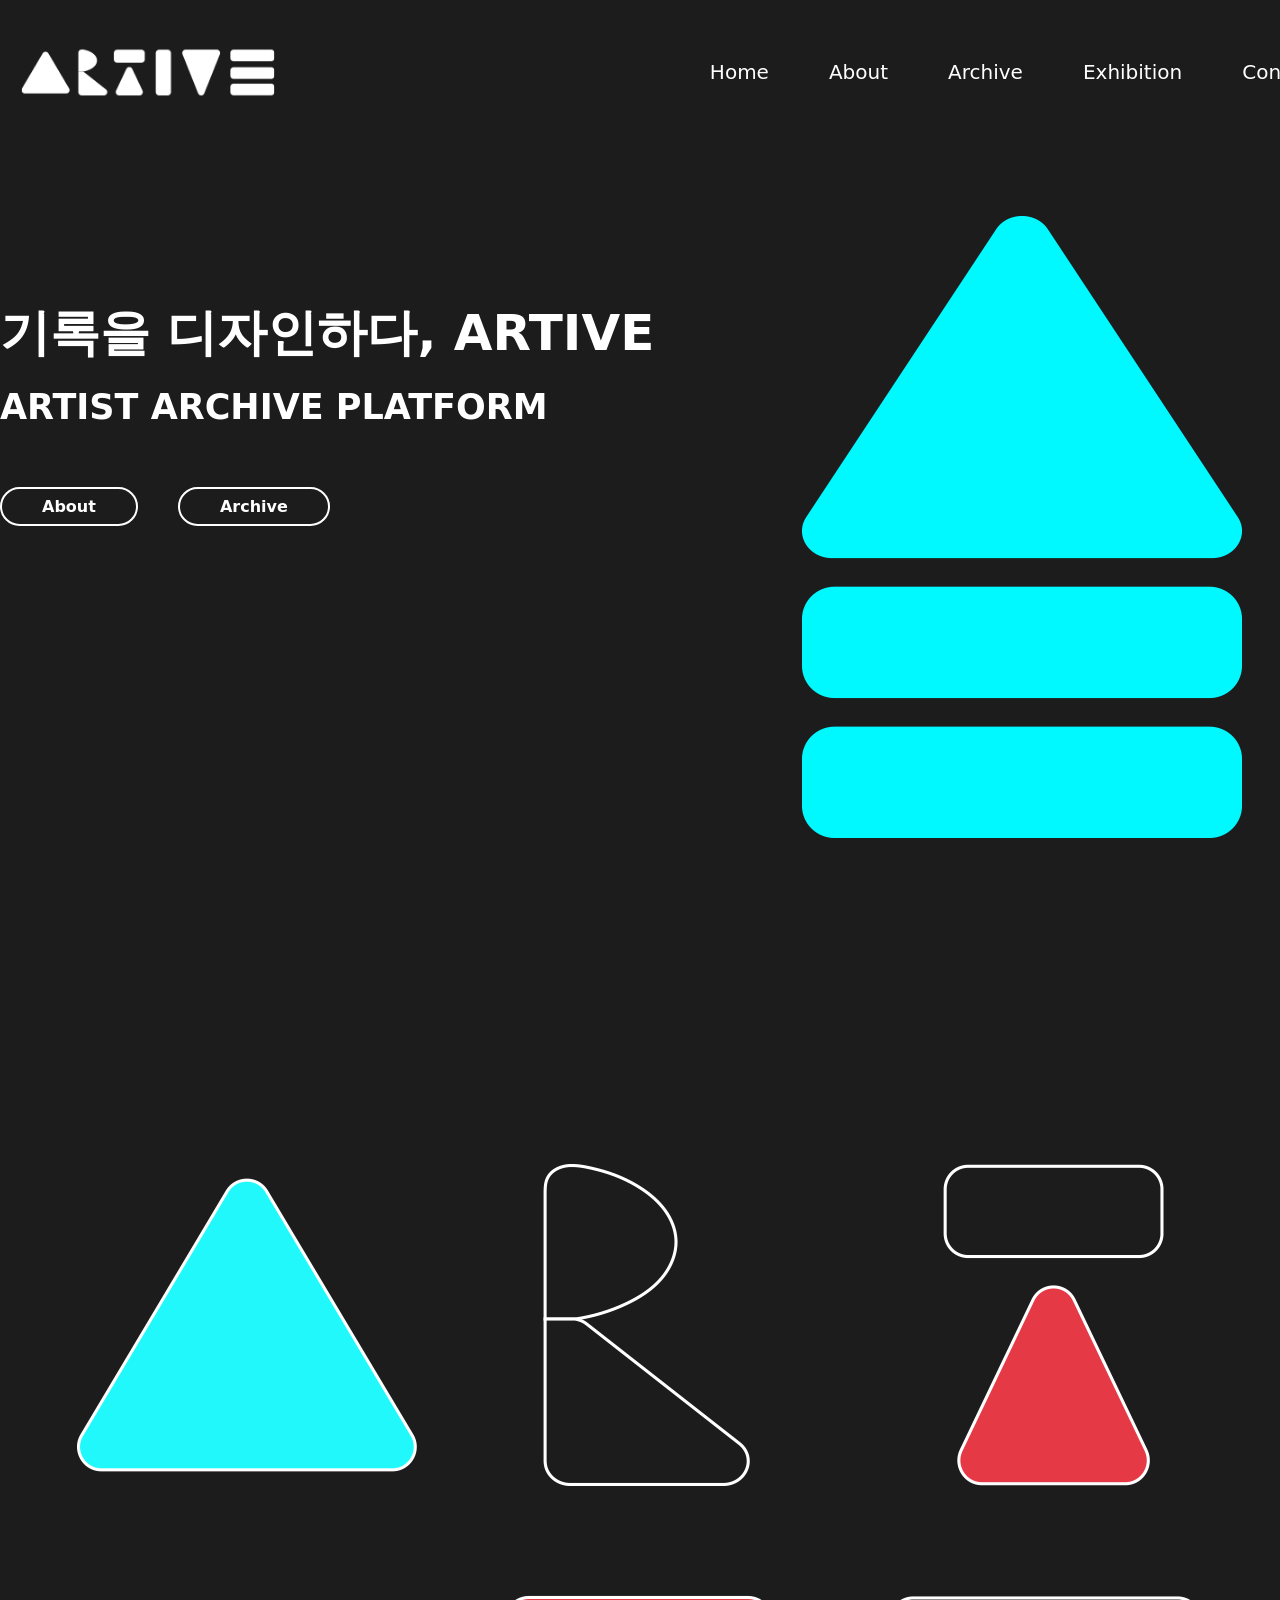
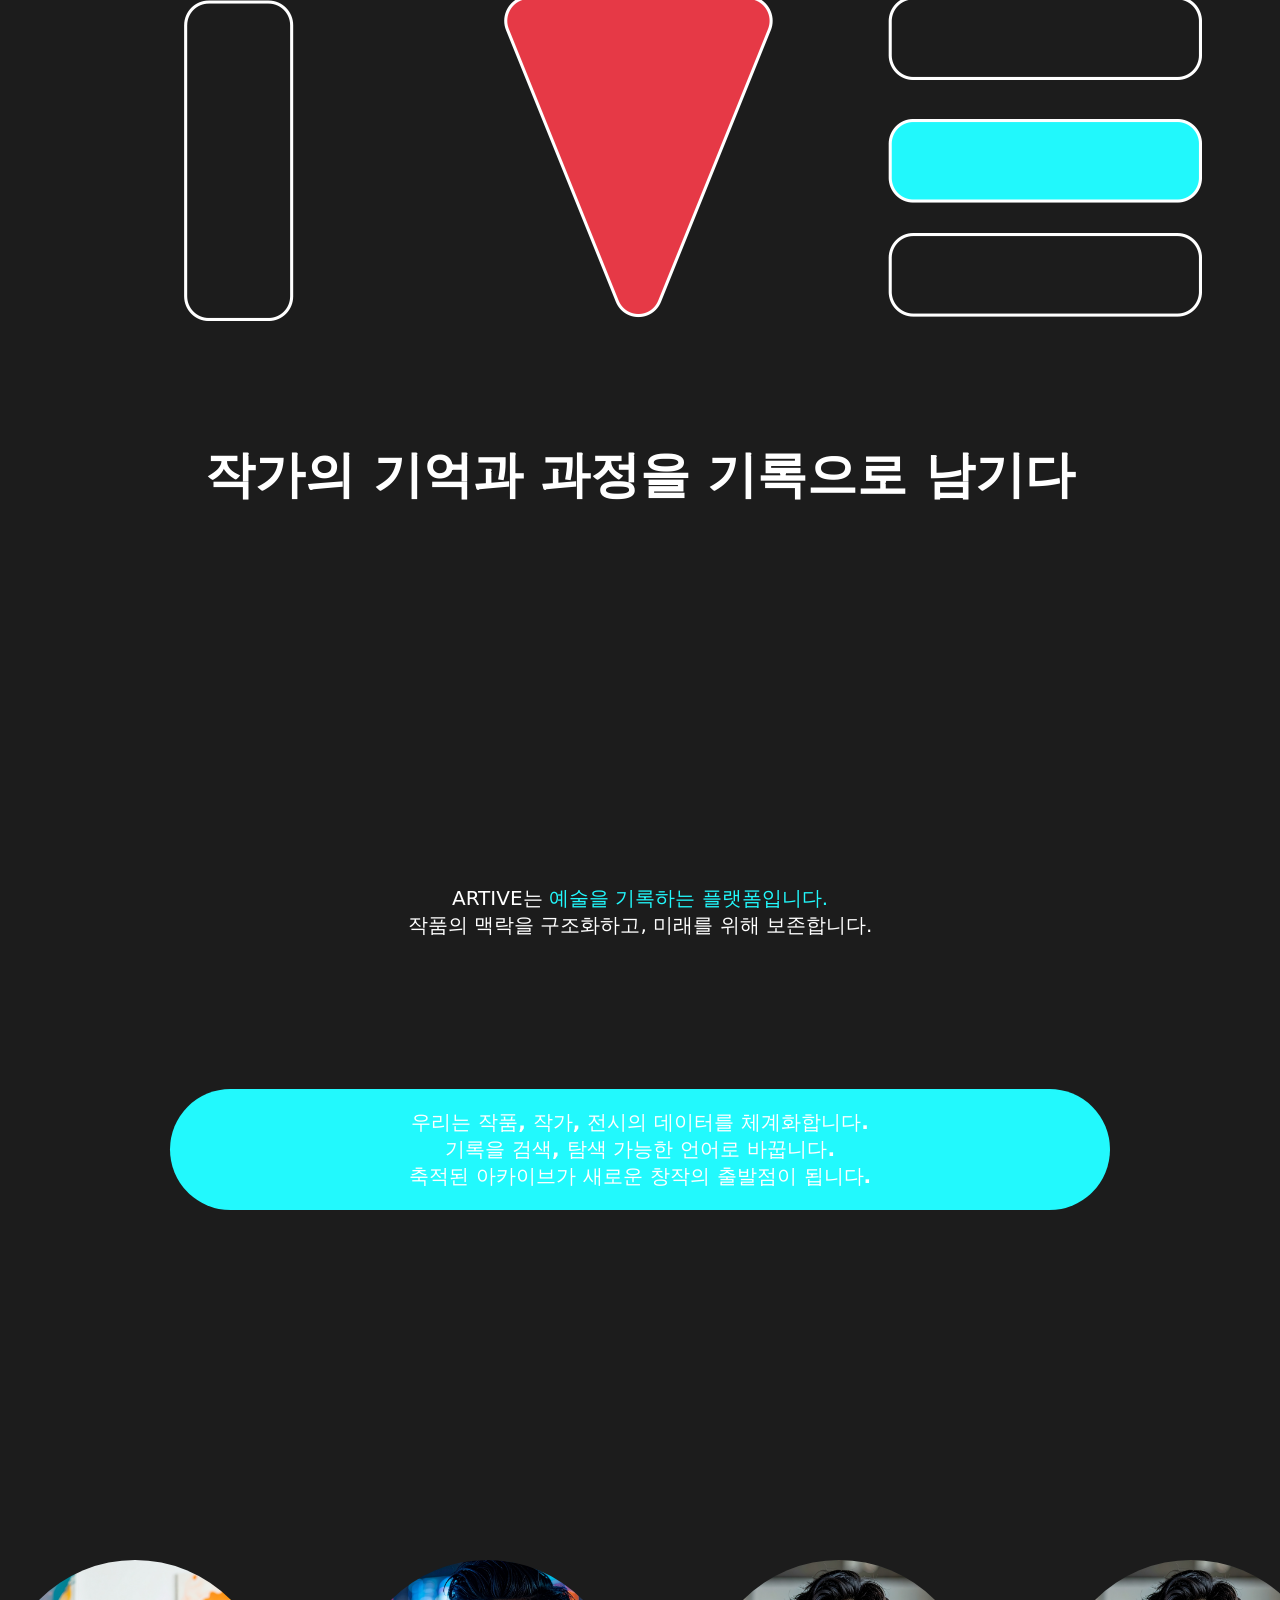
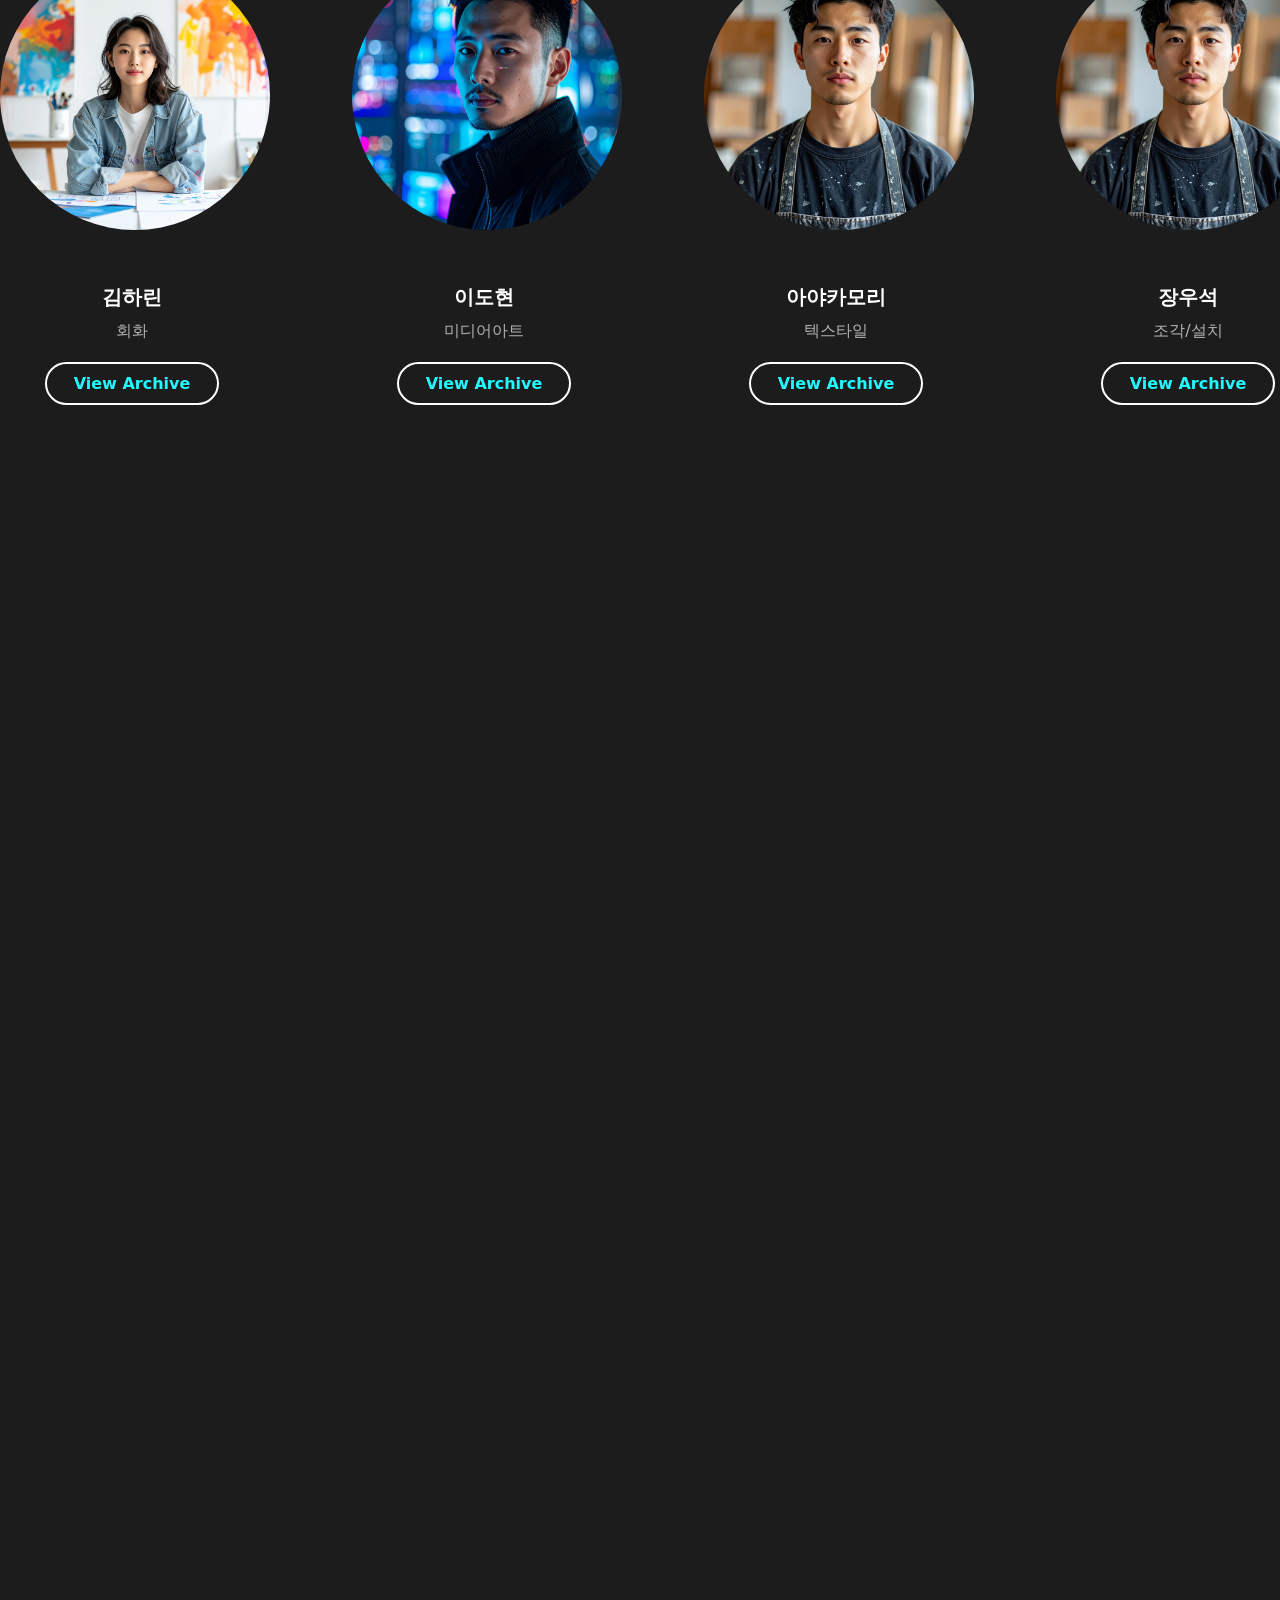
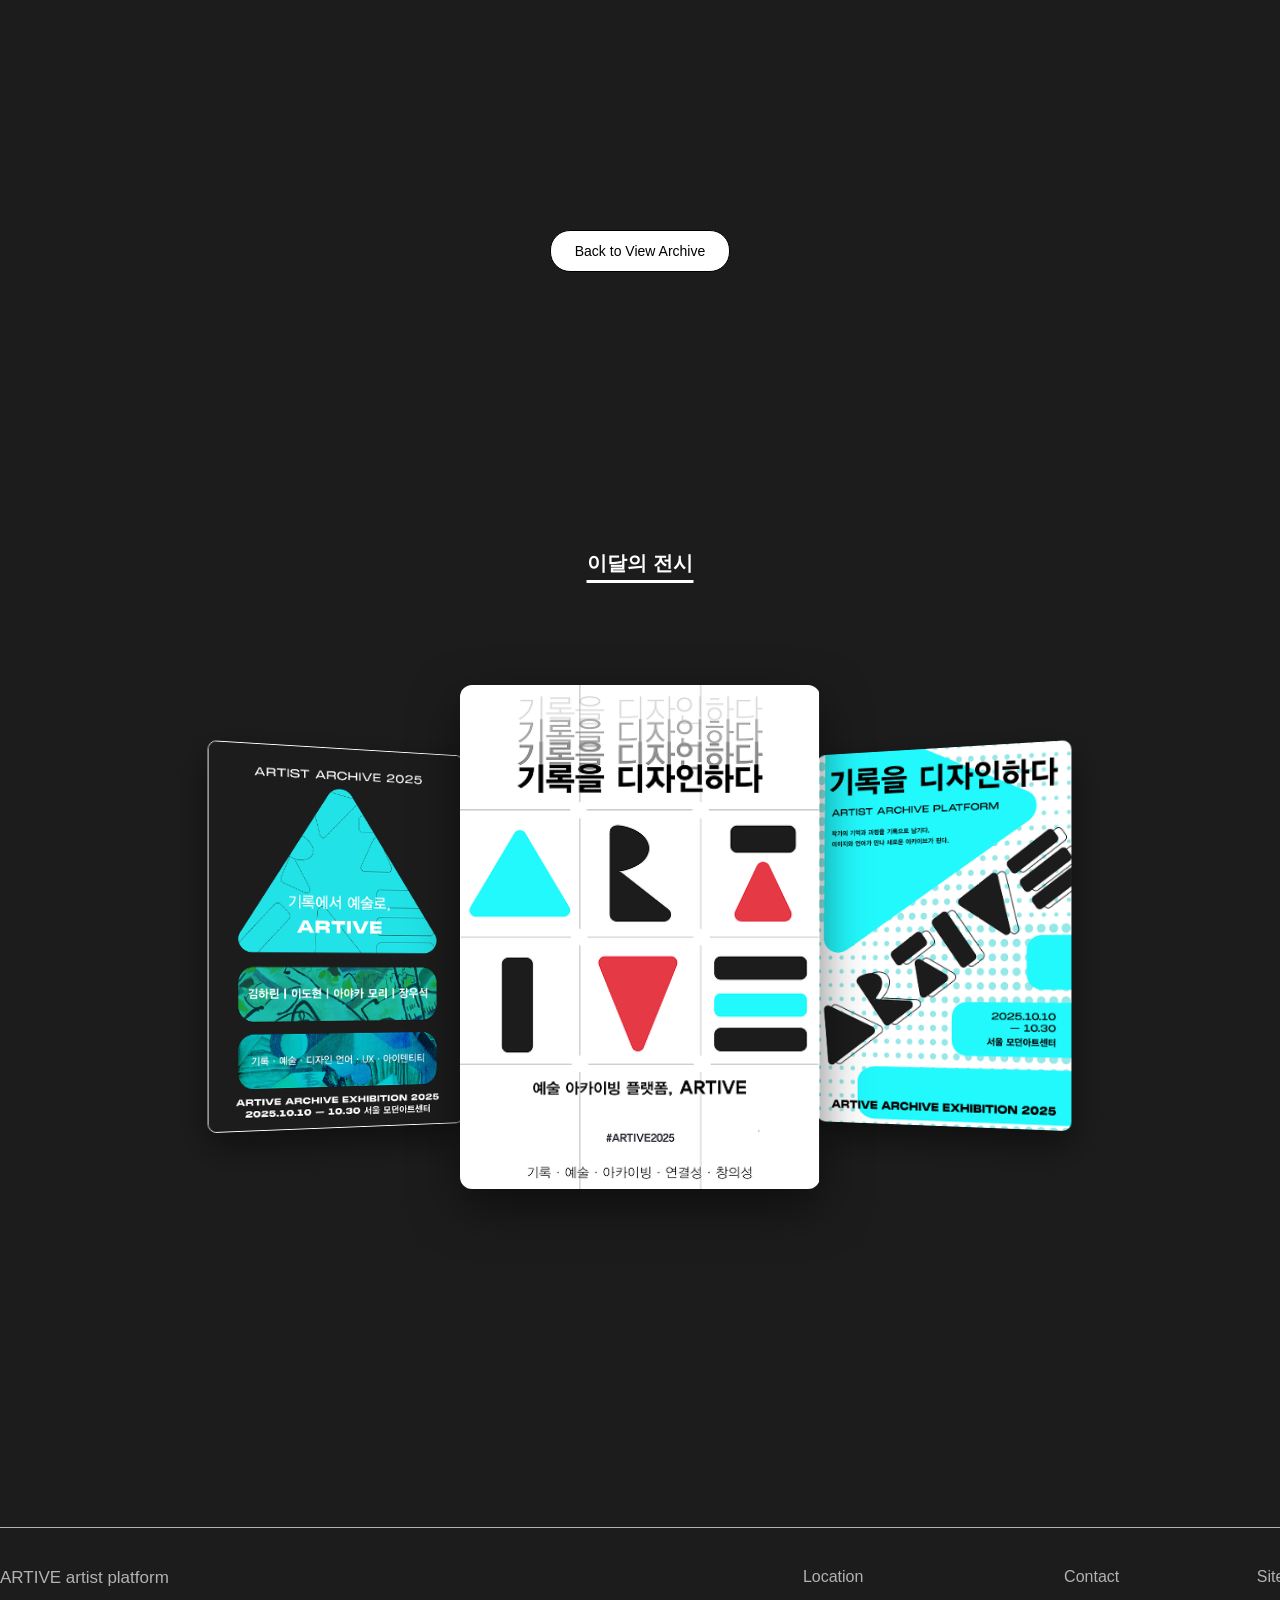
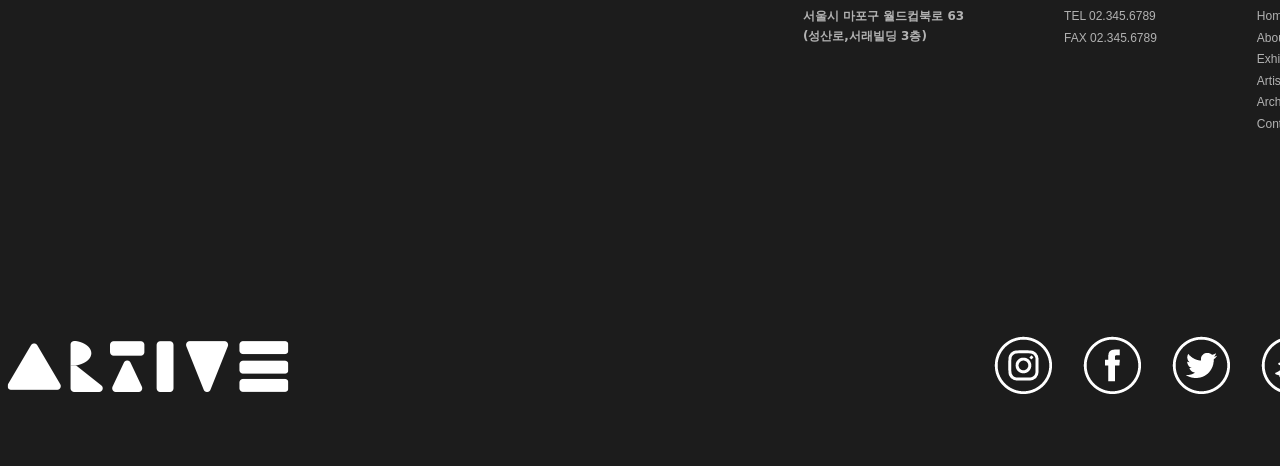
<file: index.html>
<!DOCTYPE html>
<html lang="ko">

<head>
    <meta charset="UTF-8">
    <meta name="viewport" content="width=1400">
    <title>ARTIVE</title>
    <link rel="stylesheet" href="./css/style.css">

    <link rel="icon" type="image/png" sizes="32x100" href="./images/symbol.png">
    <link rel="stylesheet" href="https://cdn.jsdelivr.net/npm/swiper@11/swiper-bundle.min.css" />
</head>

<body>
    <div id="main">

        <div class="header">
            <h1 class="logo">
                <a href="./index.html">
                    <img src="./images/logo(w).png" alt="logo">
                </a>
            </h1>
            <ul class="gnb">
                <li><a href="#main">Home</a></li>
                <li><a href="#contents">About</a></li>
                <li><a href="#artists">Archive</a></li>
                <li><a href="#gallery_wrap">Exhibition</a></li>
                <li><a href="#footer_wrap">Contact</a></li>
            </ul>
        </div>
        <!-- header_e -->
        <div class="main_wrap">
            <div class="main_t">
                <h2>기록을 디자인하다, ARTIVE</h2>
                <h3>ARTIST ARCHIVE PLATFORM</h3>


                <ul class="link">
                    <li><a href="#contents">About</a></li>
                    <li><a href="#artists">Archive</a></li>
                </ul>

            </div>
            <!-- main_t_e -->

        </div>
        <!-- main_wrap_e -->

    </div>
    <!-- main_e -->

    <div id="contents">
        <div class="logo_b">

        </div>



        <div class="typing-txt">

            <ul>
                <li>작가의 기억과 과정을 기록으로 남기다</li>
                <li>이미지와 언어가 만나 새로운 아카이브가 된다</li>

            </ul>
        </div>
        <div class="typing">
            <ul>
                <li></li>
                <li></li>
            </ul>
        </div>




        <p class="content_p">ARTIVE는 <span>예술을 기록하는 플랫폼입니다.</span>
            <br>작품의 맥락을 구조화하고, 미래를 위해 보존합니다.
        </p>

        <p class="text_box">
            우리는 작품, 작가, 전시의 데이터를 체계화합니다.
            <br>기록을 검색, 탐색 가능한 언어로 바꿉니다.
            <br>축적된 아카이브가 새로운 창작의 출발점이 됩니다.
        </p>

<div class="cursor"></div>

        <div id="artists">
            <ul class="artist_p">
                <!-- 김하린 -->
                <li><img src="./images/김하린 프로필.jpg" alt="김하린">
                    <div class="artist_t">
                        <p class="artist">김하린</p>
                        <p class="field">회화</p>
                        <div class="button" onclick="loadArchive('김하린', 'archiveContainer_김하린')">View Archive</div>
                    </div>

                    <div id="archiveContainer_김하린" class="archive-container"></div>

                    <div id="archiveContainer_이도현" class="archive-container"></div>

                    <div id="archiveContainer_아야카모리" class="archive-container"></div>

                    <div id="archiveContainer_장우석" class="archive-container"></div>

                </li>

                <!-- 이도현 -->
                <li><img src="./images/이도현 프로필.jpg" alt="이도현">
                    <div class="artist_t">
                        <p class="artist">이도현</p>
                        <p class="field">미디어아트</p>
                        <div class="button" onclick="loadArchive('이도현', 'archiveContainer_이도현')">View Archive</div>
                    </div>

                </li>



                <!-- 아야카모리 -->
                <li><img src="./images/장우석 프로필.jpg" alt="아야카모리">
                    <div class="artist_t">
                        <p class="artist">아야카모리</p>
                        <p class="field">텍스타일</p>
                        <div class="button" onclick="loadArchive('아야카모리', 'archiveContainer_아야카모리')">View Archive</div>
                    </div>
                </li>

                <!-- 장우석 -->
                <li><img src="./images/장우석 프로필.jpg" alt="장우석">
                    <div class="artist_t">
                        <p class="artist">장우석</p>
                        <p class="field">조각/설치</p>
                        <div class="button" onclick="loadArchive('장우석', 'archiveContainer_장우석')">View Archive</div>
                    </div>

                </li>
            </ul>
        </div>
        <!-- artists_e -->
         <button class="back-archive-btn" onclick="closeArchive()">Back to View Archive</button>
    </div>
    <!-- contents_e -->

    

    <div id="gallery_wrap">
        <p class="poster_t">
            이달의 전시
        </p>
        <div class="carousel">

            <img src="./images/gallery1.png" alt="poster1">
            <img src="./images/gallery2.png" alt="poster2">
            <img src="./images/gallery3.png" alt="poster3">
        </div>
    </div>


    <div id="footer_wrap">
        <div class="footer">
            <div class="footer_top">
                <p class="footer_name">ARTIVE artist platform</p>
                <ul class="footer_link">
                    <li><a href="#">Location</a>
                        <p class="footer_p1">서울시 마포구 월드컵북로 63
                            <br>(성산로,서래빌딩 3층)
                        </p>
                    </li>
                    <li><a href="#">Contact</a>
                        <p class="footer_p">TEL 02.345.6789
                            <br>FAX 02.345.6789
                        </p>
                    </li>
                    <li><a href="#">Site Map</a>
                        <p class="footer_p">Home
                            <br>About
                            <br>Exhibition
                            <br>Artists
                            <br>Archive
                            <br>Contact
                        </p>
                    </li>

                </ul>
            </div>
            <!-- footer_top_e -->

            <div class="footer_bottom">
                <div class="footer_logo">
                    <img src="./images/logo(w).png" alt="logo(w)">
                </div>
                <ul class="icon">
                    <li><a href="#"><img src="./images/sns icon-02.png" alt="icon-02"></a></li>
                    <li><a href="#"><img src="./images/sns icon-03.png" alt="icon-03"></a></li>
                    <li><a href="#"><img src="./images/sns icon-04.png" alt="icon-04"></a></li>
                    <li><a href="#"><img src="./images/sns icon-05.png" alt="icon-05"></a></li>
                </ul>
            </div>
        </div>
        <!-- footer_e -->

    </div>


    <script src="https://code.jquery.com/jquery-3.6.0.min.js"
        integrity="sha256-/xUj+3OJU5yExlq6GSYGSHk7tPXikynS7ogEvDej/m4=" crossorigin="anonymous"></script>
    <script src="./js/script.js"></script>









</body>

</html>
</file>
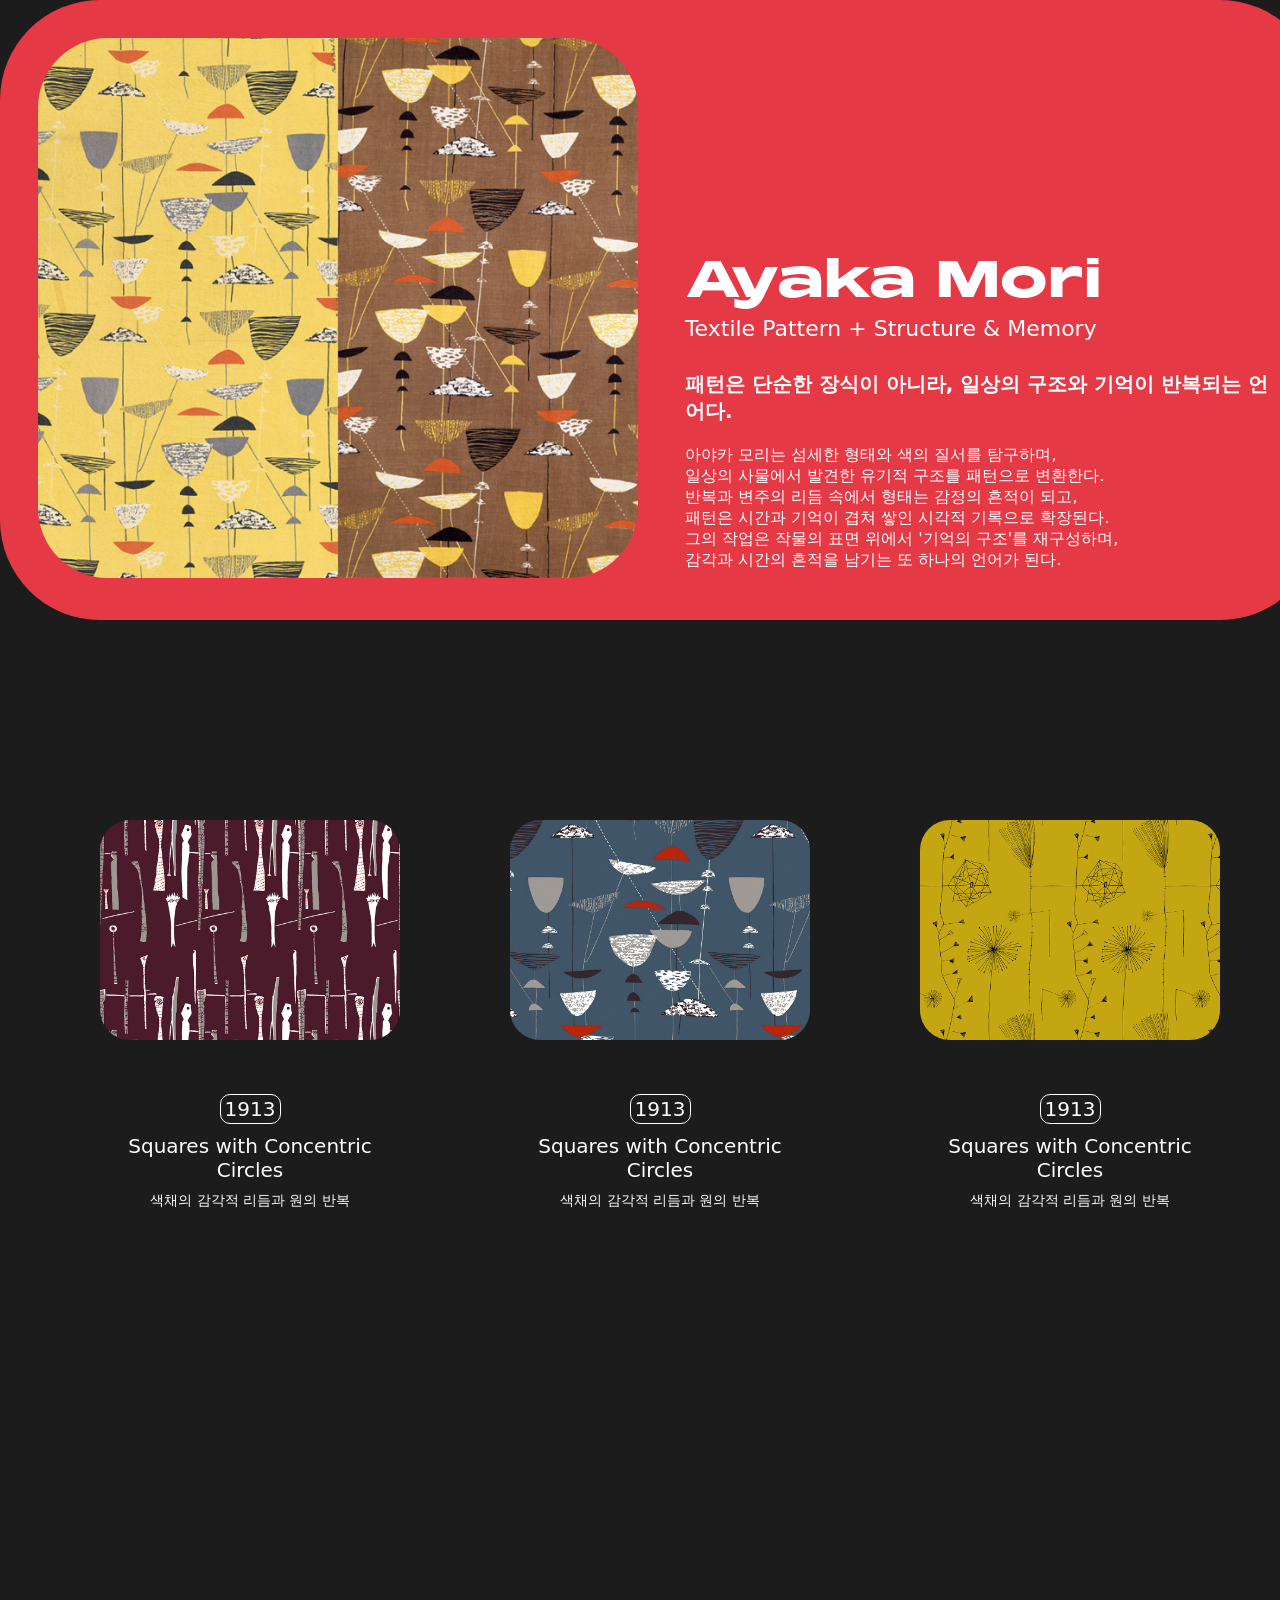
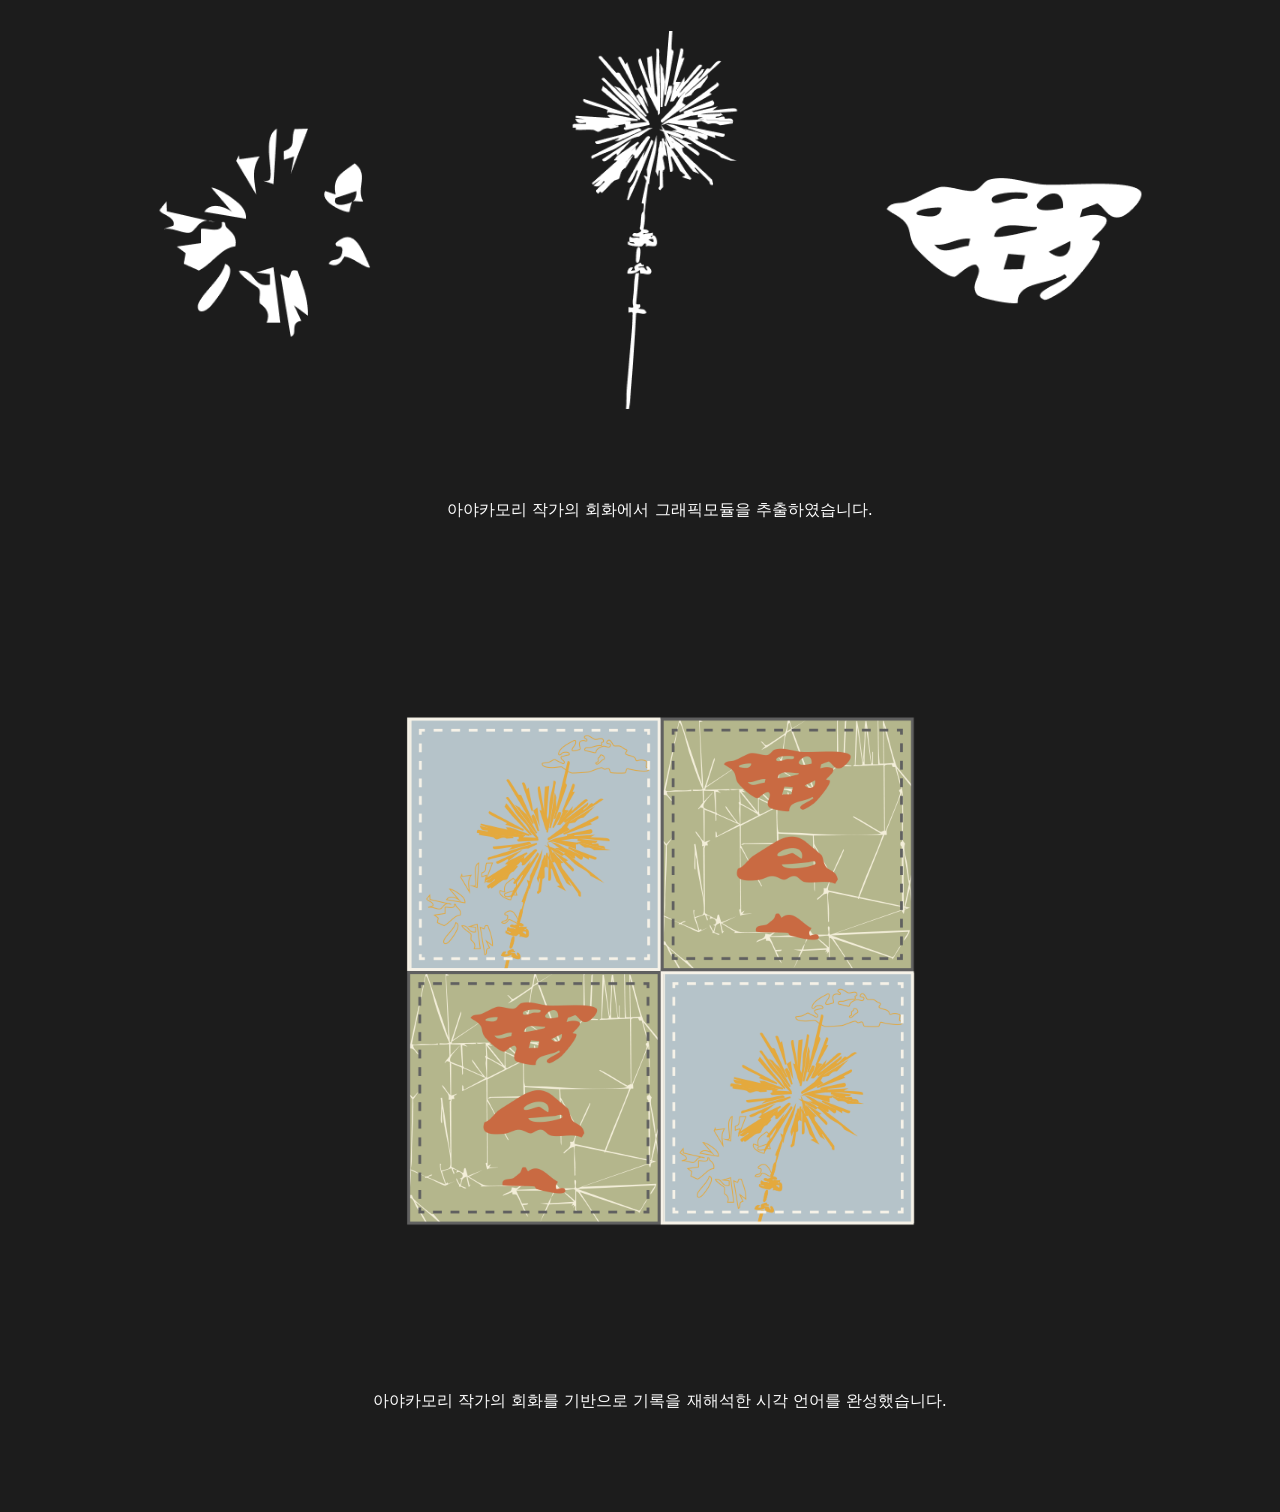
<file: archive_ayaka.html>
<!DOCTYPE html>
<html lang="ko">
<head>
    <meta charset="UTF-8">
    <meta name="viewport" content="width=1400">
    <title>ARTIVE</title>
    <link rel="stylesheet" href="/css/style1.css">
    <link rel="icon" type="image/png" sizes="32x100" href="./images/symbol.png">
    <link rel="stylesheet" href="https://cdn.jsdelivr.net/npm/swiper@11/swiper-bundle.min.css" />
</head>
<body>

    <div class="artist_box">
        <div class="artist_img3"></div>
        <div class="artist_box_t3">
<p class="name">Ayaka Mori</p>
<p class="field_E">Textile Pattern + Structure & Memory</p>
<p class="t_main">패턴은 단순한 장식이 아니라, 일상의 구조와 기억이 반복되는 언어다.
  
</p>
<p class="t_sub">아야카 모리는 섬세한 형태와 색의 질서를 탐구하며,
    <br>일상의 사물에서 발견한 유기적 구조를 패턴으로 변환한다.
    <br>반복과 변주의 리듬 속에서 형태는 감정의 흔적이 되고,
    <br>패턴은 시간과 기억이 겹쳐 쌓인 시각적 기록으로 확장된다.
    <br>그의 작업은 작물의 표면 위에서 '기억의 구조'를 재구성하며,
    <br>감각과 시간의 흔적을 남기는 또 하나의 언어가 된다.
</p>
        </div>
    </div>

 <div class="work">
    <ul class="work_i">
        <li><img src="./images/아야카모리 작품2.png" alt="작품2">
        <div class="w_text">
            <p class="year">1913</p>
            <p class="work_t">Squares with Concentric Circles</p>
            <p class="work_p">색채의 감각적 리듬과 원의 반복</p>
        </div></li>
        <li><img src="./images/아야카모리 작품3.png" alt="작품3">
        <div class="w_text">
            <p class="year">1913</p>
            <p class="work_t">Squares with Concentric Circles</p>
            <p class="work_p">색채의 감각적 리듬과 원의 반복</p>
        </div></li>
        <li><img src="./images/아야카모리 작품4.png" alt="작품4">
        <div class="w_text">
            <p class="year">1913</p>
            <p class="work_t">Squares with Concentric Circles</p>
            <p class="work_p">색채의 감각적 리듬과 원의 반복</p>
        </div></li>
    </ul>
</div>




<div class="graphic_boxA">

</div>

<p class="graphic_p">
   아야카모리 작가의 회화에서 그래픽모듈을 추출하였습니다.
</p>

<div class="graphic_a">
   
       
</div>


<p class="graphic_p">
 아야카모리 작가의 회화를 기반으로 기록을 재해석한 시각 언어를 완성했습니다.
</p>



</body>
</html>
</file>
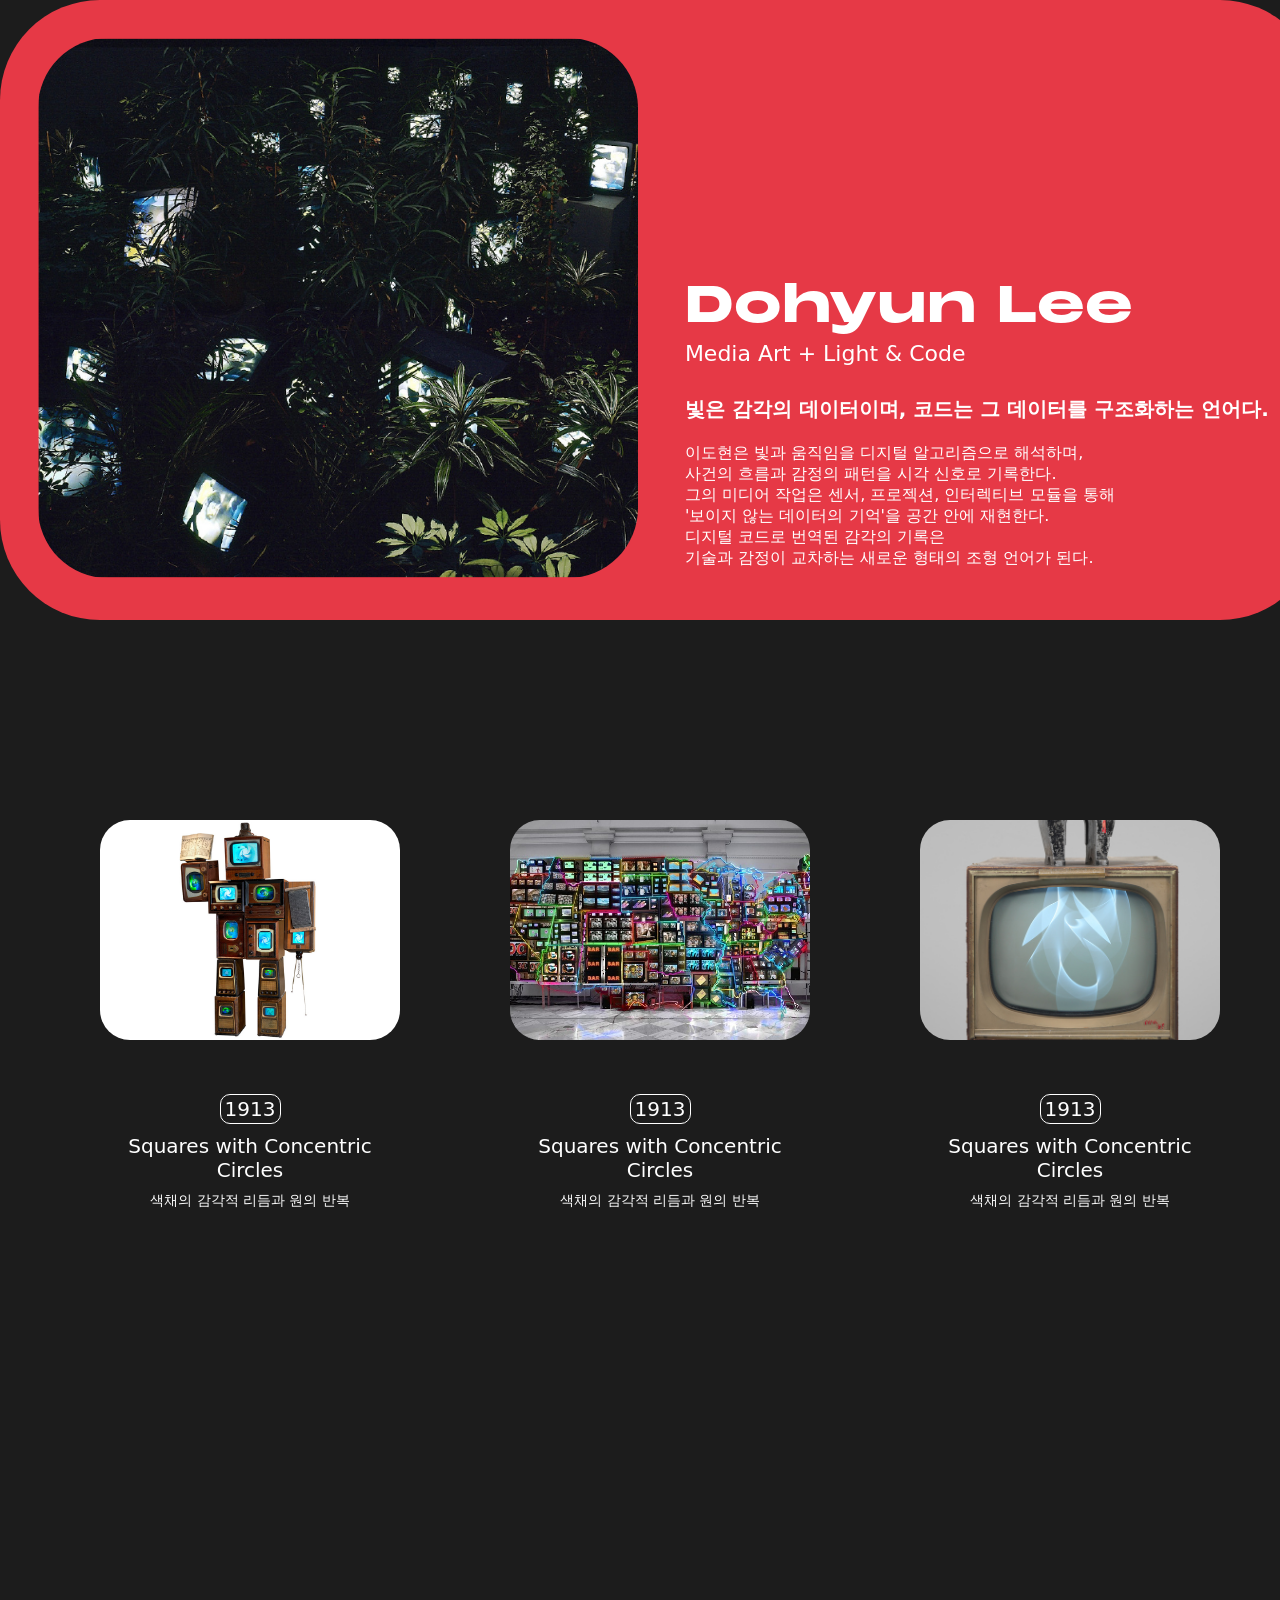
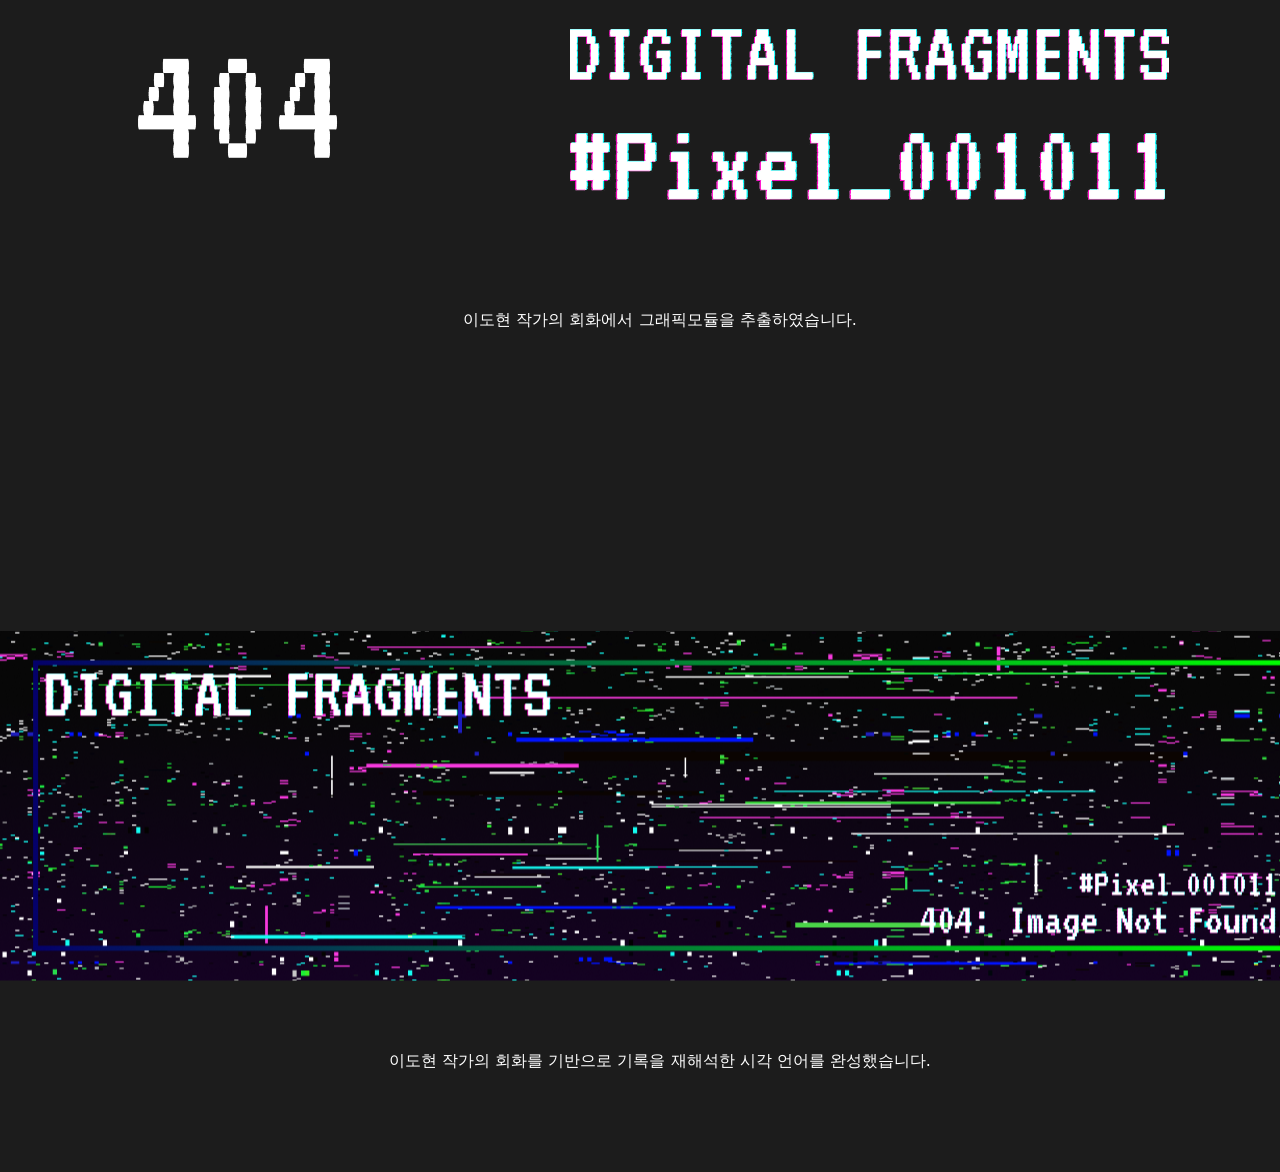
<file: archive_dohyun.html>
<!DOCTYPE html>
<html lang="ko">
<head>
    <meta charset="UTF-8">
    <meta name="viewport" content="width=1400">
    <title>ARTIVE</title>
    <link rel="stylesheet" href="./css/style1.css">
    <link rel="icon" type="image/png" sizes="32x100" href="./images/symbol.png">
    <link rel="stylesheet" href="https://cdn.jsdelivr.net/npm/swiper@11/swiper-bundle.min.css" />
</head>
<body>

    <div class="artist_box">
        <div class="artist_img2"></div>
        <div class="artist_box_t2">
<p class="name">Dohyun Lee</p>
<p class="field_E">Media Art + Light & Code</p>
<p class="t_main">빛은 감각의 데이터이며, 코드는 그 데이터를 구조화하는 언어다.
  
</p>
<p class="t_sub">이도현은 빛과 움직임을 디지털 알고리즘으로 해석하며,
    <br>사건의 흐름과 감정의 패턴을 시각 신호로 기록한다.
    <br>그의 미디어 작업은 센서, 프로젝션, 인터렉티브 모듈을 통해
    <br>'보이지 않는 데이터의 기억'을 공간 안에 재현한다. 
    <br>디지털 코드로 번역된 감각의 기록은 
    <br>기술과 감정이 교차하는 새로운 형태의 조형 언어가 된다.
</p>
        </div>
    </div>

 <div class="work">
    <ul class="work_i">
        <li><img src="./images/이도현작품2.png" alt="작품2">
        <div class="w_text">
            <p class="year">1913</p>
            <p class="work_t">Squares with Concentric Circles</p>
            <p class="work_p">색채의 감각적 리듬과 원의 반복</p>
        </div></li>
        <li><img src="./images/이도현작품4.png" alt="작품3">
        <div class="w_text">
            <p class="year">1913</p>
            <p class="work_t">Squares with Concentric Circles</p>
            <p class="work_p">색채의 감각적 리듬과 원의 반복</p>
        </div></li>
        <li><img src="./images/이도현작품3.png" alt="작품4">
        <div class="w_text">
            <p class="year">1913</p>
            <p class="work_t">Squares with Concentric Circles</p>
            <p class="work_p">색채의 감각적 리듬과 원의 반복</p>
        </div></li>
    </ul>
</div>

<div class="graphic_boxL">

</div>

<p class="graphic_p1">
    이도현 작가의 회화에서 그래픽모듈을 추출하였습니다.
</p>

<div class="graphic_l">
   
       
</div>


<p class="graphic_p">
    이도현 작가의 회화를 기반으로 기록을 재해석한 시각 언어를 완성했습니다.
</p>






</body>
</html>
</file>
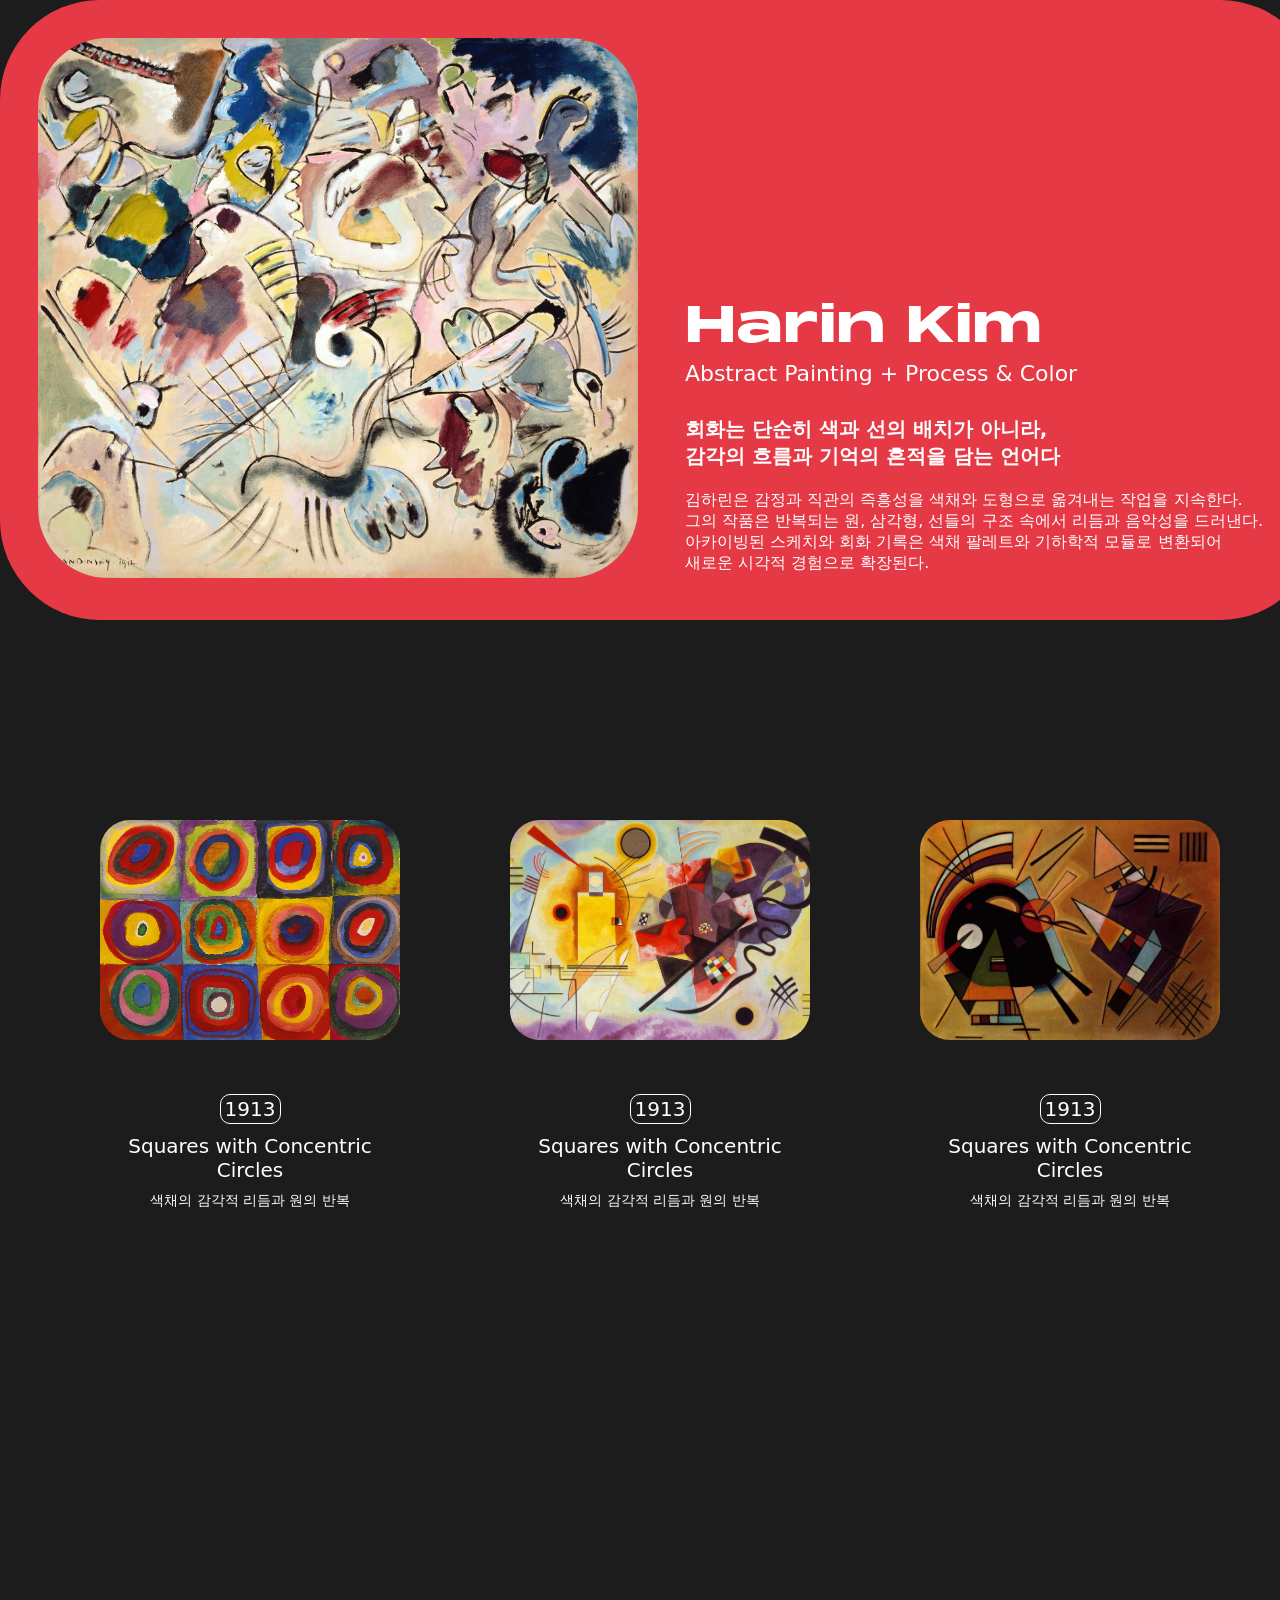
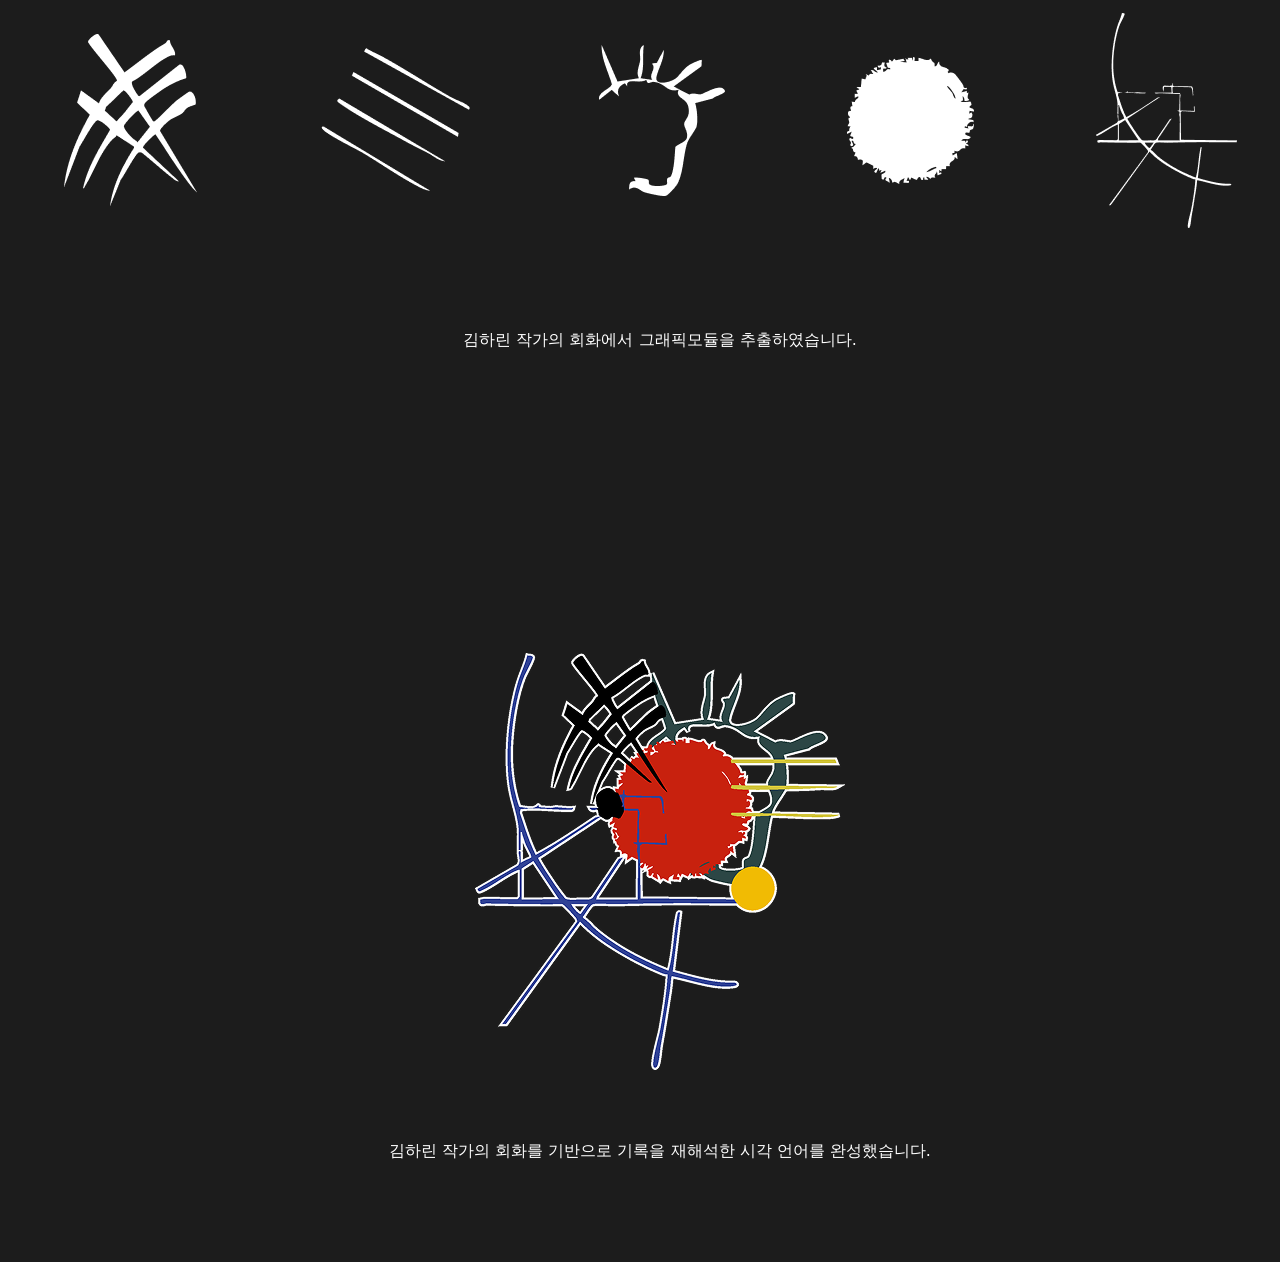
<file: archive_harin.html>
<!DOCTYPE html>
<html lang="ko">
<head>
    <meta charset="UTF-8">
    <meta name="viewport" content="width=1400">
    <title>ARTIVE</title>
    <link rel="stylesheet" href="/css/style1.css">
    <link rel="icon" type="image/png" sizes="32x100" href="./images/symbol.png">
    <link rel="stylesheet" href="https://cdn.jsdelivr.net/npm/swiper@11/swiper-bundle.min.css" />
</head>
<body>

    <div class="artist_box">
</head>
        <div class="artist_img"></div>
        <div class="artist_box_t">
<p class="name">Harin Kim</p>
<p class="field_E">Abstract Painting + Process & Color</p>
<p class="t_main">회화는 단순히 색과 선의 배치가 아니라,
    <br>감각의 흐름과 기억의 흔적을 담는 언어다
</p>
<p class="t_sub">김하린은 감정과 직관의 즉흥성을 색채와 도형으로 옮겨내는 작업을 지속한다. 
    <br>그의 작품은 반복되는 원, 삼각형, 선들의 구조 속에서 리듬과 음악성을 드러낸다. 
    <br>아카이빙된 스케치와 회화 기록은 색채 팔레트와 기하학적 모듈로 변환되어
    <br>새로운 시각적 경험으로 확장된다.
</p>
        </div>
        <!-- artist_box_t_e -->
    </div>
    <!-- artist_box_e -->

    <div class="work">
    <ul class="work_i">
        <li><img src="./images/김하린 작품2.png" alt="작품2">
        <div class="w_text">
            <p class="year">1913</p>
            <p class="work_t">Squares with Concentric Circles</p>
            <p class="work_p">색채의 감각적 리듬과 원의 반복</p>
        </div></li>
        <li><img src="./images/김하린 작품3.png" alt="작품3">
        <div class="w_text">
            <p class="year">1913</p>
            <p class="work_t">Squares with Concentric Circles</p>
            <p class="work_p">색채의 감각적 리듬과 원의 반복</p>
        </div></li>
        <li><img src="./images/김하린 작품4.png" alt="작품4">
        <div class="w_text">
            <p class="year">1913</p>
            <p class="work_t">Squares with Concentric Circles</p>
            <p class="work_p">색채의 감각적 리듬과 원의 반복</p>
        </div></li>
    </ul>
</div>

<div class="graphic_boxH">

</div>

<p class="graphic_p1">
    김하린 작가의 회화에서 그래픽모듈을 추출하였습니다.
</p>

<div class="graphic_h">

</div>

<p class="graphic_p">
    김하린 작가의 회화를 기반으로 기록을 재해석한 시각 언어를 완성했습니다.
</p>



</body>
</html>
</file>
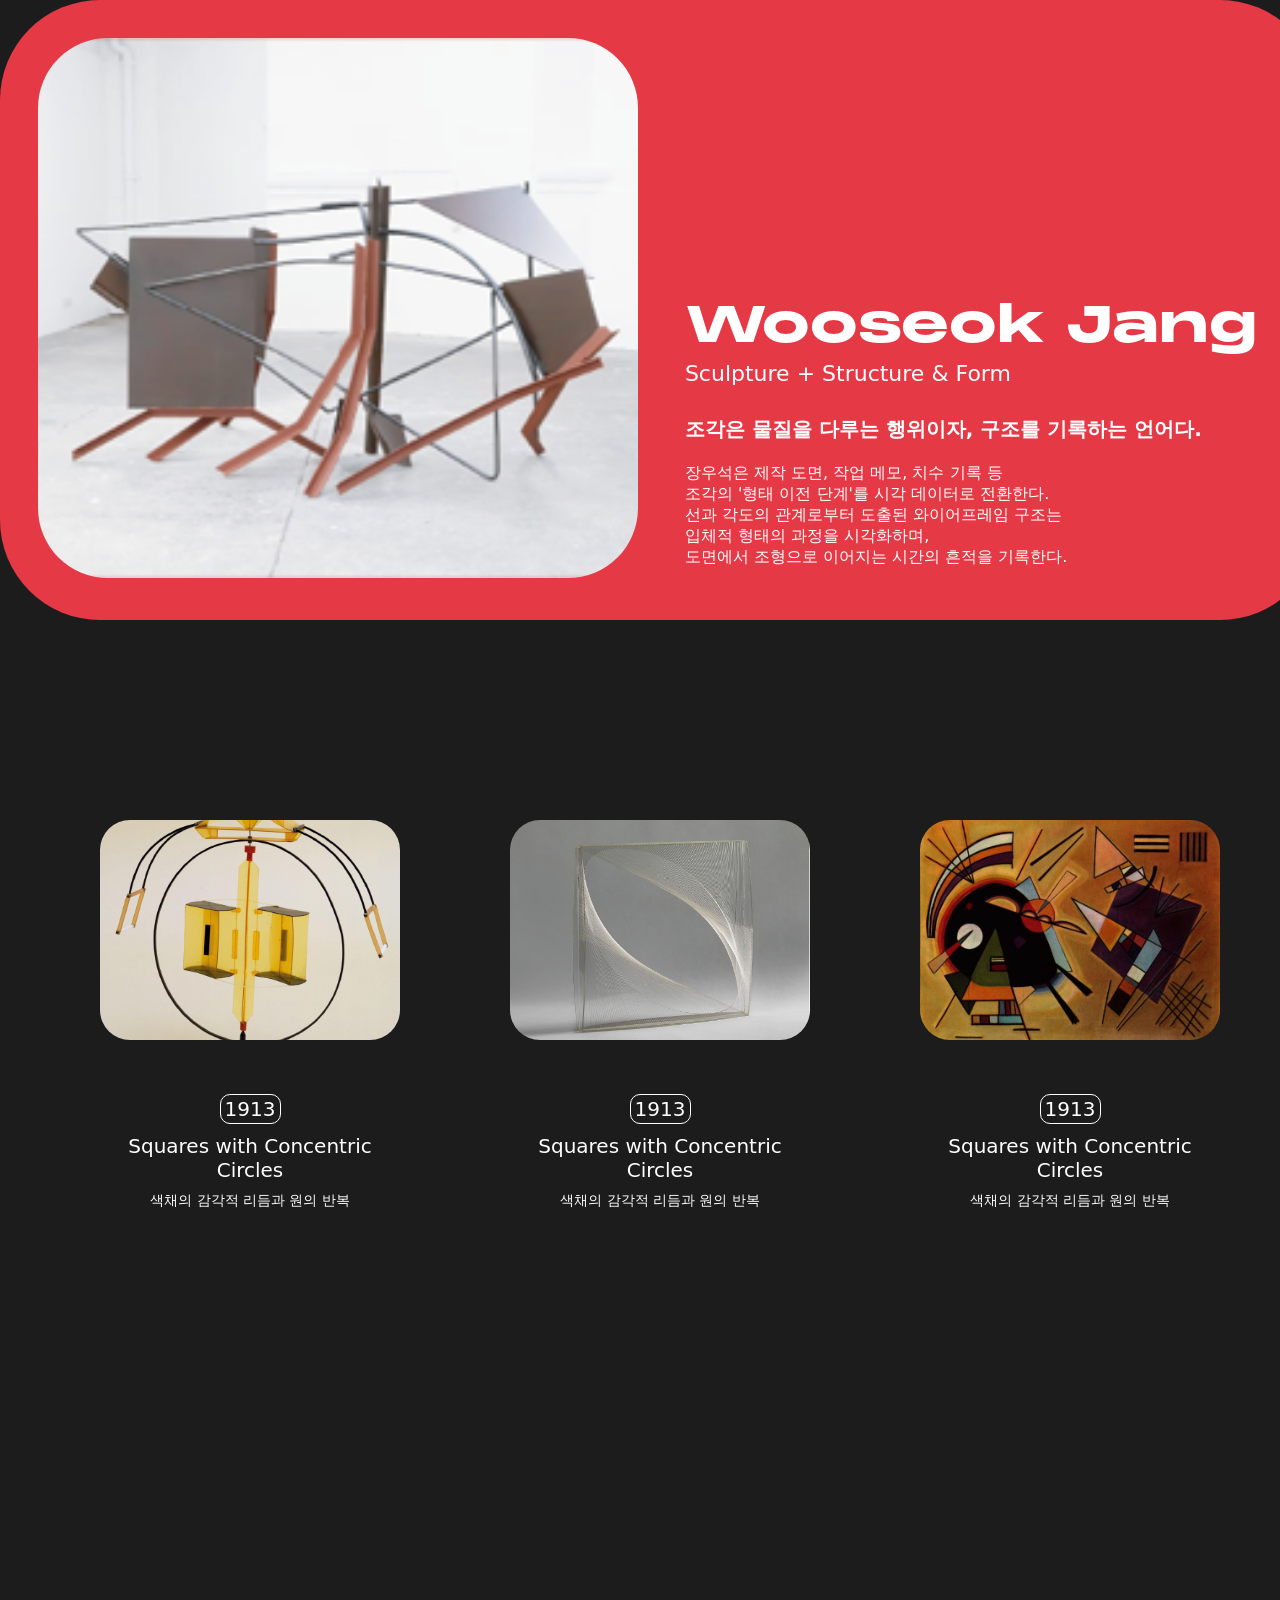
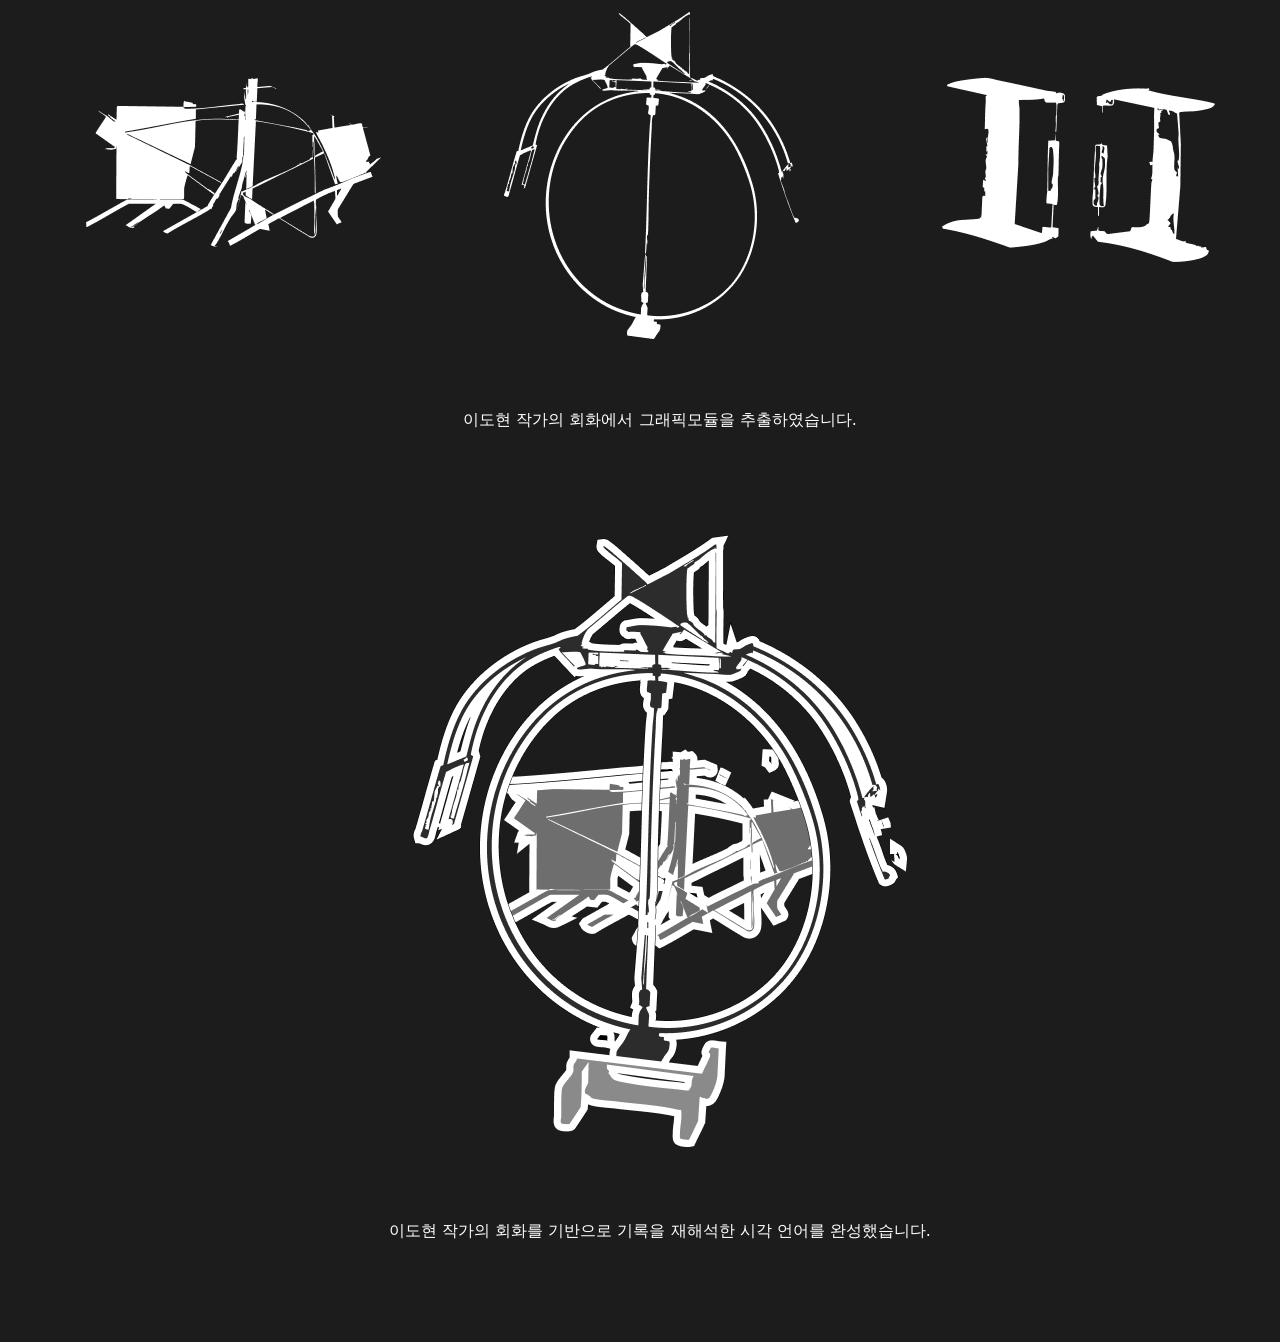
<file: archive_wooseok.html>
<!DOCTYPE html>
<html lang="ko">
<head>
    <meta charset="UTF-8">
    <meta name="viewport" content="width=1400">
    <title>ARTIVE</title>
    <link rel="stylesheet" href="./css/style1.css">
    <link rel="icon" type="image/png" sizes="32x100" href="./images/symbol.png">
    <link rel="stylesheet" href="https://cdn.jsdelivr.net/npm/swiper@11/swiper-bundle.min.css" />
</head>
<body>

    <div class="artist_box">
        <div class="artist_img4"></div>
        <div class="artist_box_t">
<p class="name">Wooseok Jang</p>
<p class="field_E">Sculpture + Structure & Form</p>
<p class="t_main">조각은 물질을 다루는 행위이자, 구조를 기록하는 언어다.
  
</p>
<p class="t_sub">장우석은 제작 도면, 작업 메모, 치수 기록 등
    <br>조각의 '형태 이전 단계'를 시각 데이터로 전환한다.
    <br>선과 각도의 관계로부터 도출된 와이어프레임 구조는
    <br>입체적 형태의 과정을 시각화하며,
    <br>도면에서 조형으로 이어지는 시간의 흔적을 기록한다.
</p>
        </div>
    </div>

     <div class="work">
    <ul class="work_i">
        <li><img src="./images/장우석 작품2.png" alt="작품2">
        <div class="w_text">
            <p class="year">1913</p>
            <p class="work_t">Squares with Concentric Circles</p>
            <p class="work_p">색채의 감각적 리듬과 원의 반복</p>
        </div></li>
        <li><img src="./images/장우석 작품3.png" alt="작품3">
        <div class="w_text">
            <p class="year">1913</p>
            <p class="work_t">Squares with Concentric Circles</p>
            <p class="work_p">색채의 감각적 리듬과 원의 반복</p>
        </div></li>
        <li><img src="./images/김하린 작품4.png" alt="작품4">
        <div class="w_text">
            <p class="year">1913</p>
            <p class="work_t">Squares with Concentric Circles</p>
            <p class="work_p">색채의 감각적 리듬과 원의 반복</p>
        </div></li>
    </ul>
</div>


<div class="graphic_boxJ">

</div>

<p class="graphic_p">
    이도현 작가의 회화에서 그래픽모듈을 추출하였습니다.
</p>

<div class="graphic_j">
   
       
</div>


<p class="graphic_p">
    이도현 작가의 회화를 기반으로 기록을 재해석한 시각 언어를 완성했습니다.
</p>




</body>
</file>
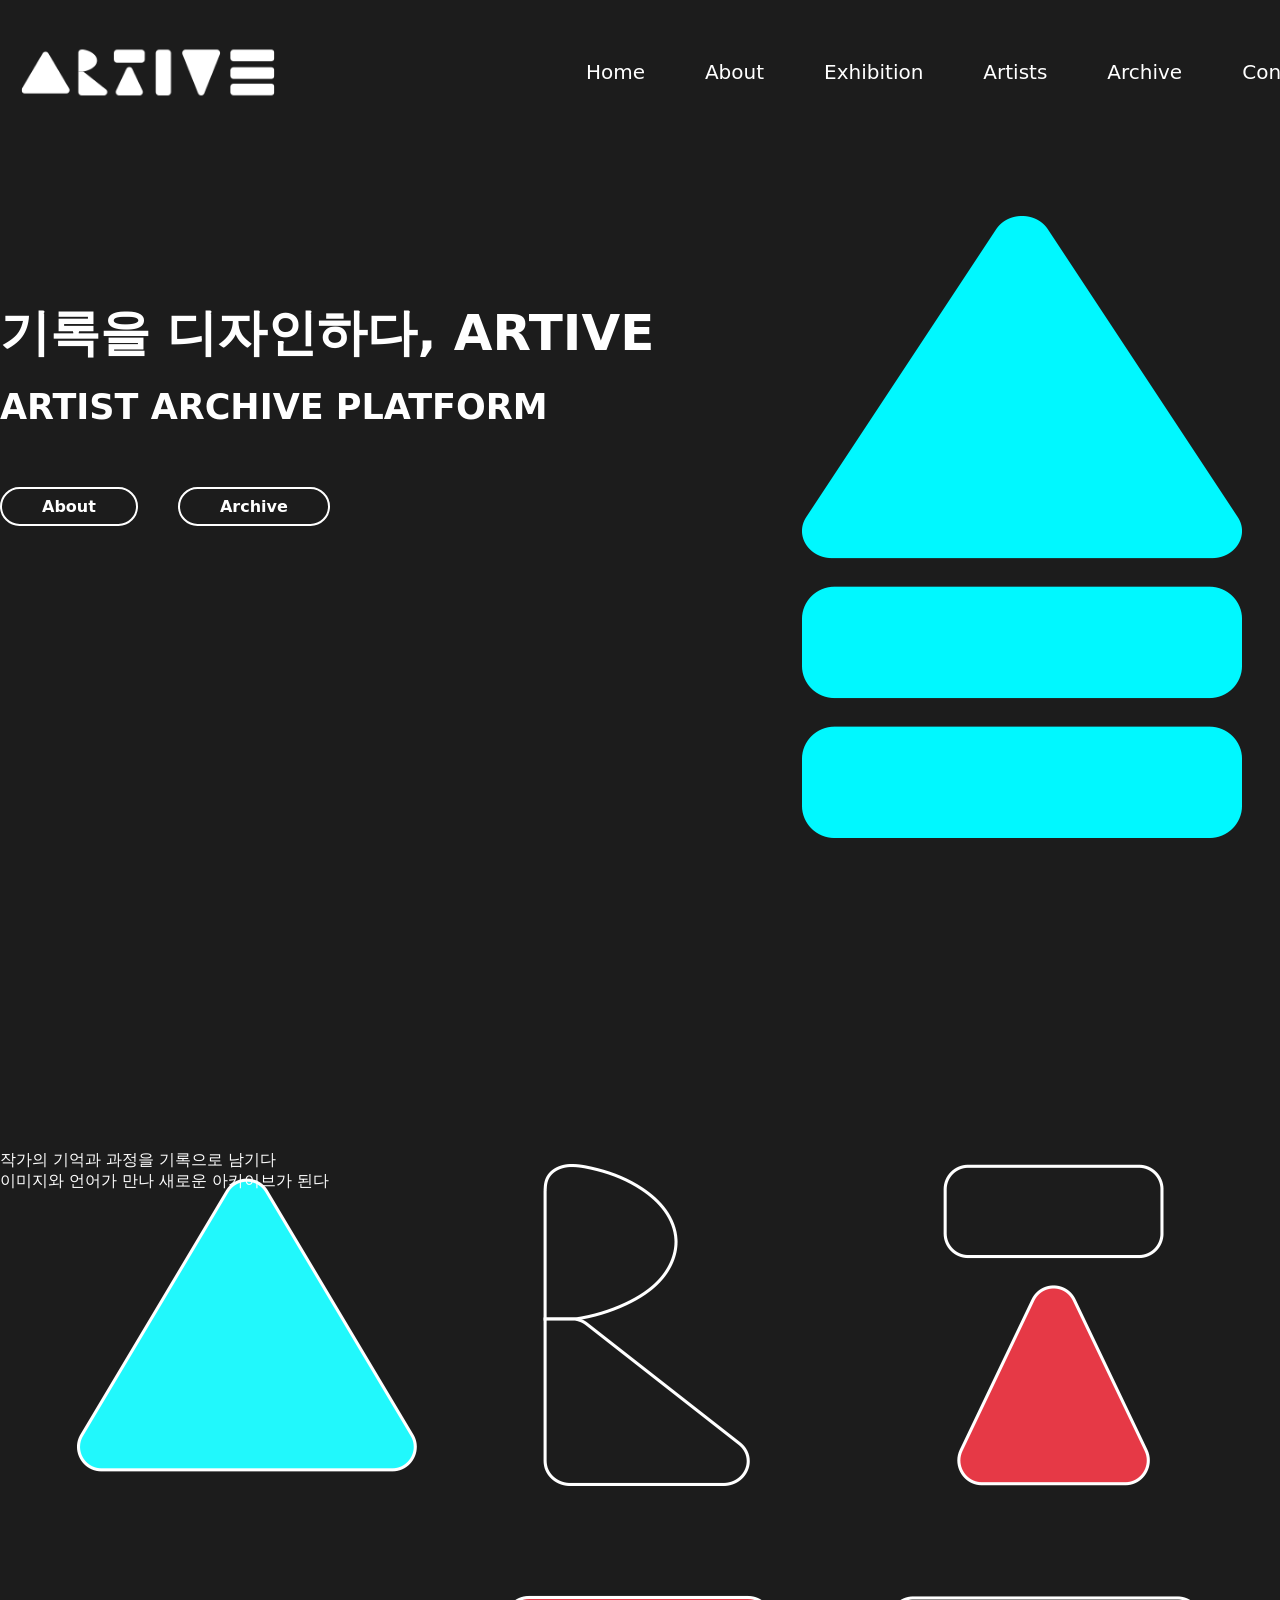
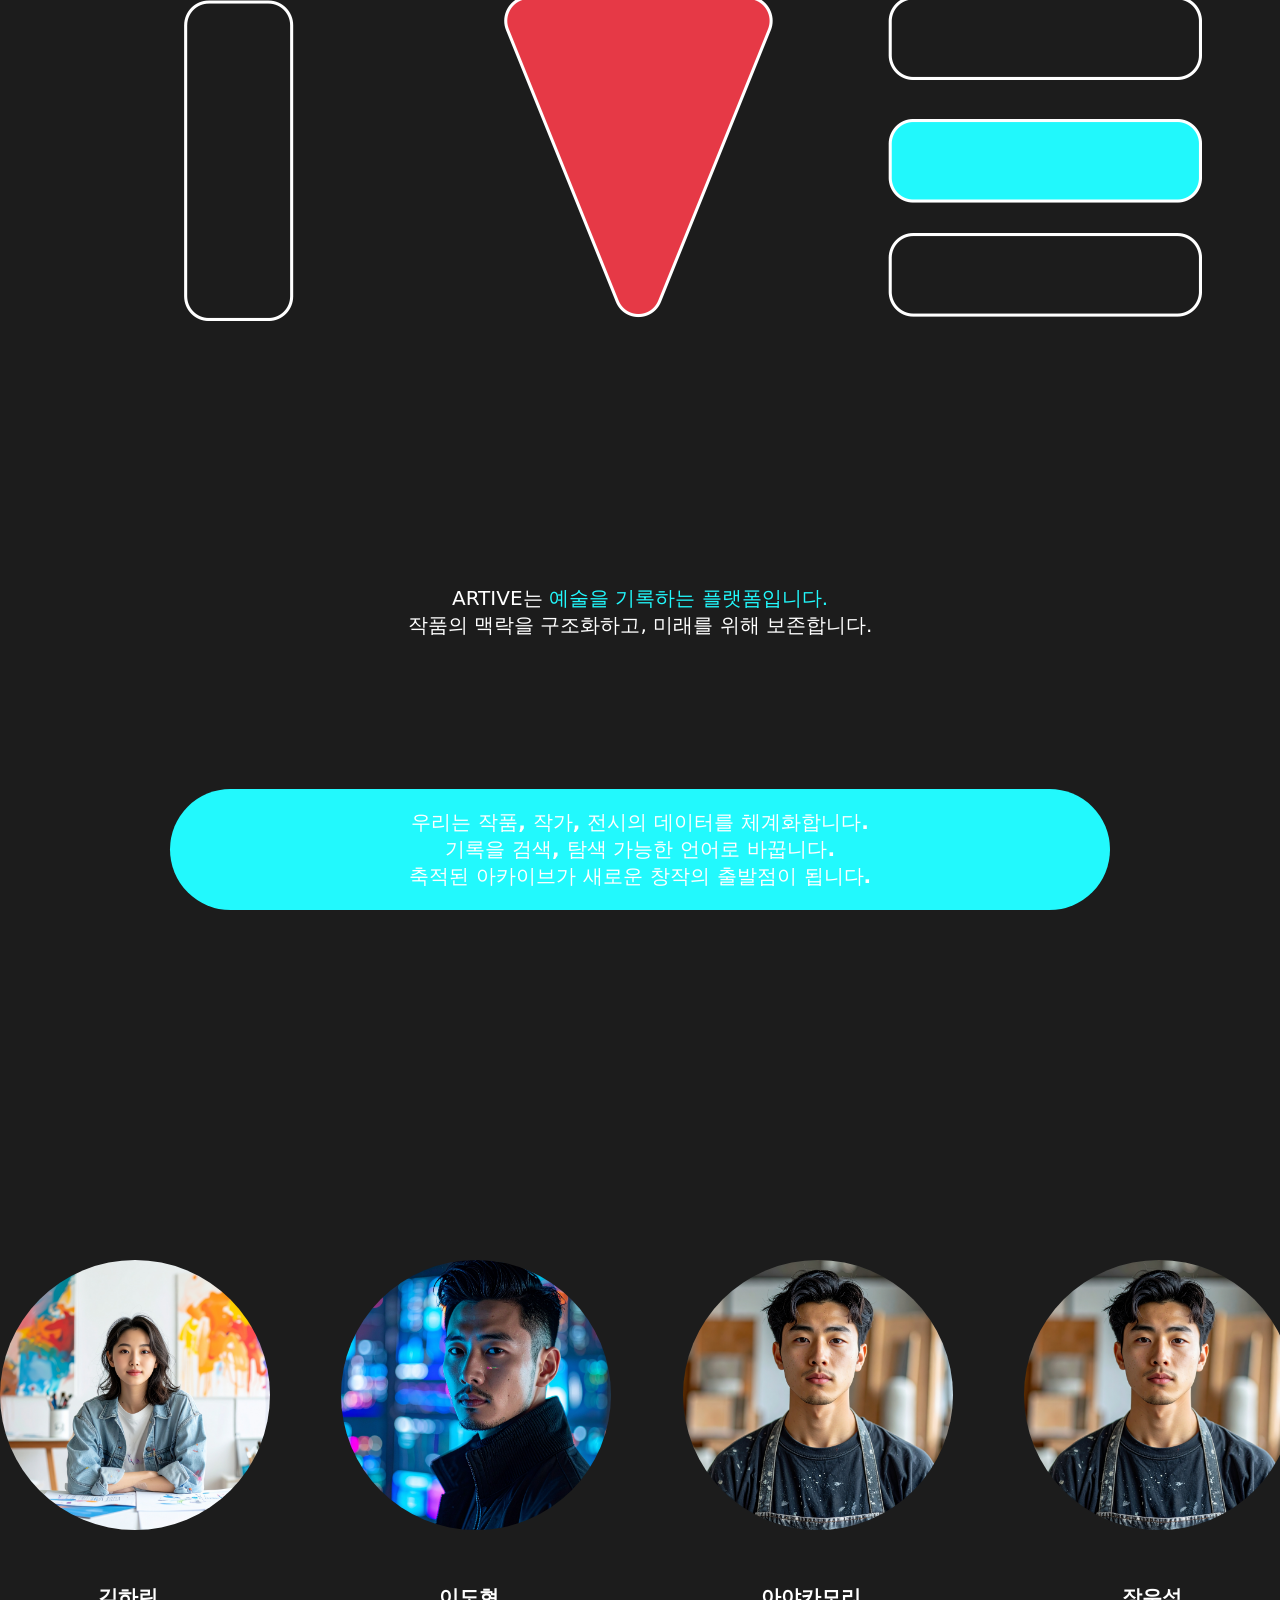
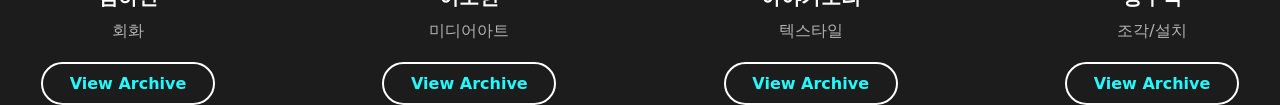
<file: artive_site.htm>
<!DOCTYPE html>
<html lang="ko">

<head>
    <meta charset="UTF-8">
    <meta name="viewport" content="width=1400">
    <title>ARTIVE</title>
    <link rel="stylesheet" href="./css/style.css">
    <link rel="stylesheet" href="./css/style1.css">
    <link rel="icon" type="image/png" sizes="32x100" href="./images/symbol.png">
    <link rel="stylesheet" href="https://cdn.jsdelivr.net/npm/swiper@11/swiper-bundle.min.css" />
</head>

<body>
    <div id="main">

        <div class="header">
            <h1 class="logo">
                <a href="./artive.html">
                    <img src="./images/logo(w).png" alt="logo">
                </a>
            </h1>
            <ul class="gnb">
                <li><a href="#">Home</a></li>
                <li><a href="#">About</a></li>
                <li><a href="#">Exhibition</a></li>
                <li><a href="#">Artists</a></li>
                <li><a href="#">Archive</a></li>
                <li><a href="#">Contact</a></li>
            </ul>
        </div>
        <!-- header_e -->
        <div class="main_wrap">
            <div class="main_t">
                <h2>기록을 디자인하다, ARTIVE</h2>
                <h3>ARTIST ARCHIVE PLATFORM</h3>


                <ul class="link">
                    <li><a href="#">About</a></li>
                    <li><a href="#">Archive</a></li>
                </ul>

            </div>
            <!-- main_t_e -->

        </div>
        <!-- main_wrap_e -->

    </div>
    <!-- main_e -->

    <div id="contents">
        <div class="logo_b">
            <p class="logo_t">
                작가의 기억과 과정을 기록으로 남기다
            </p>
            <p class="logo_t2">
                이미지와 언어가 만나 새로운 아카이브가 된다
            </p>
        </div>
        <p class="content_p">ARTIVE는 <span>예술을 기록하는 플랫폼입니다.</span>
            <br>작품의 맥락을 구조화하고, 미래를 위해 보존합니다.
        </p>
        <p class="text_box">
            우리는 작품, 작가, 전시의 데이터를 체계화합니다.
            <br>기록을 검색, 탐색 가능한 언어로 바꿉니다.
            <br>축적된 아카이브가 새로운 창작의 출발점이 됩니다.
        </p>


        <div class="artists">
            <ul class="artist_p">
                <!-- 김하린 -->
                <li><img src="./images/김하린 프로필.jpg" alt="김하린">
                    <div class="artist_t">
                        <p class="artist">김하린</p>
                        <p class="field">회화</p>
                        <div class="button" onclick="loadArchive('김하린', 'archiveContainer_김하린')">View Archive</div>
                    </div>

                    <div id="archiveContainer_김하린" class="archive-container"></div>

                    <div id="archiveContainer_이도현" class="archive-container"></div>

                    <div id="archiveContainer_아야카모리" class="archive-container"></div>

                    <div id="archiveContainer_장우석" class="archive-container"></div>

                </li>

                <!-- 이도현 -->
                <li><img src="./images/이도현 프로필.jpg" alt="이도현">
                    <div class="artist_t">
                        <p class="artist">이도현</p>
                        <p class="field">미디어아트</p>
                        <div class="button" onclick="loadArchive('이도현', 'archiveContainer_이도현')">View Archive</div>
                    </div>

                </li>



                <!-- 아야카모리 -->
                <li><img src="./images/장우석 프로필.jpg" alt="아야카모리">
                    <div class="artist_t">
                        <p class="artist">아야카모리</p>
                        <p class="field">텍스타일</p>
                        <div class="button" onclick="loadArchive('아야카모리', 'archiveContainer_아야카모리')">View Archive</div>
                    </div>
                </li>

                <!-- 장우석 -->
                <li><img src="./images/장우석 프로필.jpg" alt="장우석">
                    <div class="artist_t">
                        <p class="artist">장우석</p>
                        <p class="field">조각/설치</p>
                        <div class="button" onclick="loadArchive('장우석', 'archiveContainer_장우석')">View Archive</div>
                    </div>

                </li>
            </ul>
        </div>
        <!-- artists_e -->
    </div>
    <!-- contents_e -->



    <script src="./js/script.js"></script>

</body>

</html>
</file>
<file: css/style.css>
* {
    padding: 0;
    margin: 0;
}

ul {
    list-style: none;
}

a {
    color: inherit;
    text-decoration: none;
}

body {
    background-color: #1c1c1c;
    color: white;
    font-family: "Pretendard Variable", Pretendard, -apple-system, BlinkMacSystemFont, system-ui, Roboto, "Helvetica Neue", "Segoe UI", "Apple SD Gothic Neo", "Noto Sans KR", "Malgun Gothic", "Apple Color Emoji", "Segoe UI Emoji", "Segoe UI Symbol", sans-serif;
}

#main {
    /* background-color: skyblue; */
    height: 950px;
    width: 1320px;
    margin: 0 auto;
    position: relative;

}

.header {
    width: 1320px;
    margin: 0 auto;
    height: 100px;

    display: flex;
    justify-content: space-between;

}

h1 {
    scale: 90%;
    margin-bottom: 150px;

}

.gnb {
    display: flex;
}

.gnb li a {
    display: block;
    margin-left: 60px;
    margin-top: 60px;
    font-size: 20px;
}

.gnb li a:hover {
    color: #22F9FD;
}

.main_t {
    position: absolute;
    top: 300px;

}

h2 {
    font-size: 50px;
}

h3 {
    font-size: 35px;
    margin-top: 20px;
}

.link {
    display: flex;
}

.link li a {
    margin-top: 60px;
    margin-right: 40px;
    display: block;
    border-radius: 30px;
    font-size: 16px;
    border: 2px solid white;
    padding: 8px 40px;
    font-weight: 900;
}

.link li a:hover {
    background-color: white;
    color: black;
}

.main_wrap {
    display: flex;
    justify-content: space-between;
    background: url(../images/symbol\(main\).png) no-repeat right 0;
    height: 850px;
}

#contents {
    position: relative;
    height: 1500px;

}

/* .logo_t {
    font-size: 70px;
    position: absolute;
    top: 120px;
    font-weight: 600;
}
.logo_t2{
    font-size: 70px;
    position: absolute;
    top: 550px;
    font-weight: 600;
    right: 0;
} */

/* .typing-txt{
    text-align: center;
    margin-top: 150px;
    font-size: 50px;
    
} */

.typing-txt {
    display: none;


}

ul {
    list-style: none;
}

.typing ul li.on {
    display: inline-block;
    animation-name: cursor;
    animation-duration: 0.3s;
    animation-iteration-count: infinite;
}

@keyframes cursor {
    0% {
        border-right: 1px solid #fff
    }

    50% {
        border-right: 1px solid #000
    }

    100% {
        border-right: 1px solid #fff
    }
}

.typing {
    text-align: center;
    margin-top: 100px;
    font-size: 50px;
    font-weight: 600;
    line-height: 1.6;
    height: 200px;
}


.logo_b {
    background: url(../images/logo\ img.png) no-repeat center;
    height: 785px;
    margin-top: 200px;
}

.content_p {
    font-size: 20px;
    text-align: center;
    margin-top: 250px;
}

span {
    color: #22F9FD;
}

.text_box {
    font-weight: 550;
    background-color: #22F9FD;
    padding: 20px;
    width: 900px;
    margin: 150px auto;
    border-radius: 100px;
    text-align: center;
    font-size: 20px;
    margin-bottom: 350px;
}



#artists {
    width: 1320px;
    margin: 0 auto;

}

.artist_p {
    display: flex;
    justify-content: space-between;

}

.artist_p li {
    width: 20%;
    height: 270px;
    /* display: flex;
     justify-content: space-between; */

}

.artist_p li img {
    width: 270px;
    height: 270px;
    border-radius: 50%;
    object-fit: cover;
    /* border: 7px solid white; */
    box-sizing: border-box;
    /* transition: transform 0.3s; */
}

/* .artist_p li img:hover {
    transform: scale(1.05);
} */

.artist_t {
    text-align: center;
    margin-top: 50px;
}

.artist {
    font-size: 20px;
    font-weight: 800;
}

.field {
    font-size: 16px;
    color: #b2b2b2;
    margin: 10px 0 20px 0;
}

.button {
    border: 2px solid white;
    border-radius: 100px;
    padding: 10px 20px;
    margin-top: 0px;
    width: 130px;
    margin: 0 auto;
    font-weight: 600;
    color: #22F9FD;
    display: inline-block;
    cursor: pointer;
}

.button:hover {
    color: white;
    background-color: #22F9FD;
}

.button-trail {
  position: absolute;
  width: 8px;
  height: 8px;
  background: #e63946; /* 네온 블루 */
  border-radius: 50%;
  pointer-events: none;
  transform: translate(-50%, -50%);
  box-shadow: 0 0 10px 4px #e63946;
  animation: fadeTrail 0.5s forwards;
  z-index: 9999;
}

@keyframes fadeTrail {
  0% {
    opacity: 1;
    transform: scale(1);
  }
  100% {
    opacity: 0;
    transform: scale(2);
  }
}


.button.active {
    background-color: #22F9FD;
    color: rgb(0, 0, 0);
    border-color: #22F9FD;
}

.archive-container {
    display: none;
    margin-top: 80px;
    height: 270px;

}

#footer_wrap {
    border-top: 1px solid #b2b2b2;
    margin-top: 300px;
    height: 400px;
    font-family: 'PP Monument Extended', sans-serif;
}

.footer {
    width: 1320px;
    margin: 0 auto;
    box-sizing: border-box;

}

.footer_top {
    padding-top: 40px;
    display: flex;
    justify-content: space-between;
}

.footer_name {
    font-family: 'PP Monument Extended', sans-serif;
    color: #b2b2b2;
    font-size: 17px;
}

.footer_link {
    display: flex;
    color: #b2b2b2;
}

.footer_link li {
    margin-left: 100px;
    font-size: 16px;
}

.footer_p {

    font-size: 12px;
    margin-top: 20px;
    line-height: 1.8;
}

.footer_p1 {
    line-height: 1.7;
    font-size: 12px;
    font-weight: 900;
    margin-top: 20px;
    font-family: "Pretendard Variable", Pretendard, -apple-system, BlinkMacSystemFont, system-ui, Roboto, "Helvetica Neue", "Segoe UI", "Apple SD Gothic Neo", "Noto Sans KR", "Malgun Gothic", "Apple Color Emoji", "Segoe UI Emoji", "Segoe UI Symbol", sans-serif;
}

.footer_bottom {
    display: flex;
    margin-top: 150px;
    justify-content: space-between;

    height: 180px;
}

/* .footer_logo{
      
        
} */

.icon {
    display: flex;



}

.icon li {
    margin-left: 30px;

    margin-top: 50px;
}


#gallery_wrap {
    margin-top: 4300px;
}

.poster_t {
    margin-bottom: 150px;
    font-size: 20px;
    font-weight: 700;
    text-align: center;
    text-decoration: underline;
    text-underline-offset: 10px;
    text-decoration-thickness: 3px;
}

.carousel {

    width: 900px;
    height: 500px;
    perspective: 2000px;
position: relative;
margin: 0 auto;

}

.carousel img {

    position: absolute;
    left: 50%;
    width: 300px;
    height: 420px;
    object-fit: cover;
    border-radius: 10px;
    box-shadow: 0 15px 40px rgba(0, 0, 0, 0.5);
    cursor: pointer;
    transition: transform 2s ease, opacity 1.5s ease;
    transform-origin: center center;
}

/* 기본 3장 위치 (가운데 / 왼쪽 / 오른쪽) */
.carousel img:nth-child(1) {
    transform: translateX(calc(-50% - 300px)) rotateY(30deg) scale(0.9);
    opacity: 1;
    z-index: 1;
    border: 1px solid white;
}

.carousel img:nth-child(2) {
    transform: translateX(-50%) rotateY(0deg) scale(1.2);
    opacity: 1;
    z-index: 1;
}

.carousel img:nth-child(3) {
    transform: translateX(calc(-50% + 300px)) rotateY(-30deg) scale(0.9);
    opacity: 1;
    z-index: 1;
}



.back-archive-btn {

        display: block;
    margin: 3200px auto;
    padding: 12px 24px;
    border: 1px solid #000;
    background: #fff;
    cursor: pointer;
    font-size: 14px;
    transition: 0.2s;
    border-radius: 20px;
      white-space: nowrap;


}

.back-archive-btn:hover {
    background: #000;
    color: #fff;
}
</file>
<file: css/style1.css>
* {
    padding: 0;
    margin: 0;
}

ul {
    list-style: none;
}

a {
    color: inherit;
    text-decoration: none;
}

body {
    background-color: #1c1c1c;
    color: white;
    font-family: "Pretendard Variable", Pretendard, -apple-system, BlinkMacSystemFont, system-ui, Roboto, "Helvetica Neue", "Segoe UI", "Apple SD Gothic Neo", "Noto Sans KR", "Malgun Gothic", "Apple Color Emoji", "Segoe UI Emoji", "Segoe UI Symbol", sans-serif;
}

.artist_box {
    width: 1320px;
    height: 620px;
    margin: 0 auto;
    border-radius: 100px;
    background-color: #e63946;
    display: flex;
    justify-content: space-between;
    padding: 38px;
    box-sizing: border-box;
}

.artist_img {
    background: url(../images/김하린\ 작품1.png)no-repeat;
    border-radius: 70px;
    width: 600px;
    height: 540px;
    background-size: cover;
}

.artist_img2 {
    background: url(../images/이도현\ 작품\ 1.png)no-repeat;
    border-radius: 70px;
    width: 600px;
    height: 540px;
    background-size: cover;
}

.artist_img3 {
    background: url(../images/아야카모리\ 작품\ 1.png)no-repeat center;
    border-radius: 70px;
    width: 600px;
    height: 540px;
    background-size: cover;
}

.artist_img4 {
    background: url(../images/장우석\ 작품\ 1.png)no-repeat center;
    border-radius: 70px;
    width: 600px;
    height: 540px;
    background-size: cover;
}

.artist_box_t {
    width: 48%;
    margin-top: 250px;
    text-align: left;
}

.artist_box_t2 {
    width: 48%;
    margin-top: 230px;
    text-align: left;
}

.artist_box_t3 {
    width: 48%;
    margin-top: 205px;
    text-align: left;
}

.name {
    font-family: 'PP Monument Extended', sans-serif;
    font-size: 50px;
}

@font-face {
    font-family: 'PP Monument Extended';
    src: url(../fonts/PPMonumentExtended-Black.otf) format('OpenType');
    font-weight: 400;
    /* 보통 weight */
    font-style: normal;
}

.field_E {

    margin-bottom: 30px;
    font-size: 22px;
    font-weight: 500;
}

.t_main {
    font-size: 20px;
    font-weight: 700;
}

.t_sub {
    margin-top: 20px;
}

.work {

    width: 1320px;
    margin: 200px auto;

}

.work_i {
    display: flex;
    justify-content: space-between;
    width: 1120px;
    margin: 0 auto;
}

.work_i li {
    width: 300px;
    flex-shrink: 0;

}

.work_i li img {
    width: 100%;
    height: 220px;
    object-fit: cover;
    border-radius: 30px;
    transition: transform 0.3s ease;
    border: none;

}

.work_i li img:hover {
    transform: scale(1.3);
    z-index: 10;
    position: relative;
}

.w_text {
    text-align: center;
    margin-top: 50px;
}

.year {
    border: 1px solid white;
    border-radius: 10px;
    width: 55px;
    padding: 2px;
    margin: 0 auto;
    font-size: 20px;
}

.work_t {
    font-size: 20px;
    margin: 10px 0;
}

.work_p {
    font-size: 14px;
}

.graphic_boxH {

    background: url(../images/김하린icon.png) no-repeat center;
    height: 220px;
    width: 1300px;
    margin-top: 400px;
}

.graphic_boxA {

    background: url(../images/아야카icon.png) no-repeat center ;
    height: 420px;
    width: 1300px;
    margin-top: 400px;
    scale: 90%;
}



.graphic_boxL {
    background: url(../images/이도현\ icon.png) no-repeat center;
    height: 200px;
    width: 1300px;
    margin-top: 400px;

}

.graphic_boxJ {
    background: url(../images/장우석\ icon.png) no-repeat center;
    height: 330px;
    width: 1300px;
    margin-top: 400px;

}
.graphic_p1{
        margin-top: 100px;
    text-align: center;
    margin-bottom: 300px;
    width: 1320px;
}

.graphic_p {
    margin-top: 70px;
    text-align: center;
    margin-bottom: 100px;
    width: 1320px;
}

.graphic_h {
    background: url(../images/김하린\ 작업.png)no-repeat center;
    height: 420px;
    width: 1320px;
}

.graphic_l {
    background: url(../images/이도현\ 작업.png)no-repeat center;
    height: 350px;
    width: 1320px;

}

.graphic_a {
    background: url(../images/아야카\ 작업.png)no-repeat center ;
    height: 700px;
    width: 1320px;
    scale: 75%;

}

.graphic_j {
    background: url(../images/장우석\ 작업.png)no-repeat center;
    height: 620px;
    width: 1320px;

}
</file>
